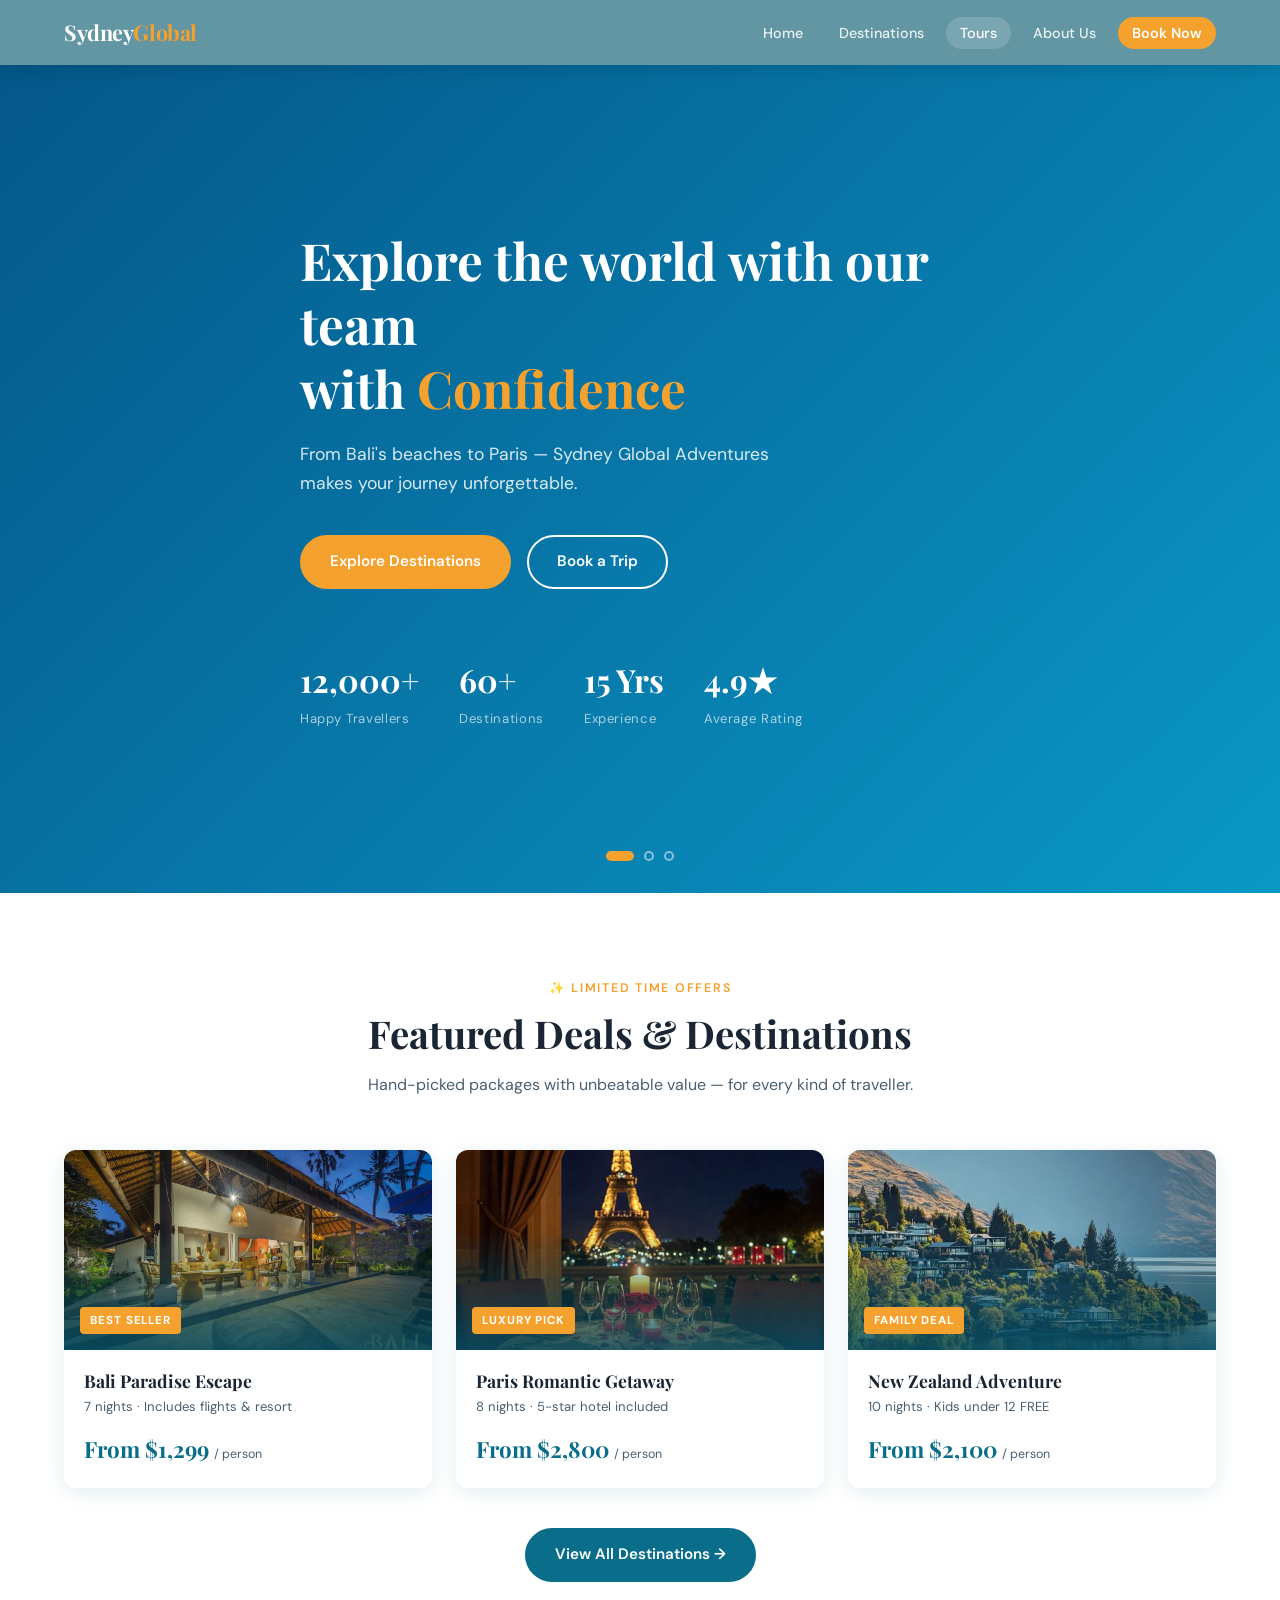
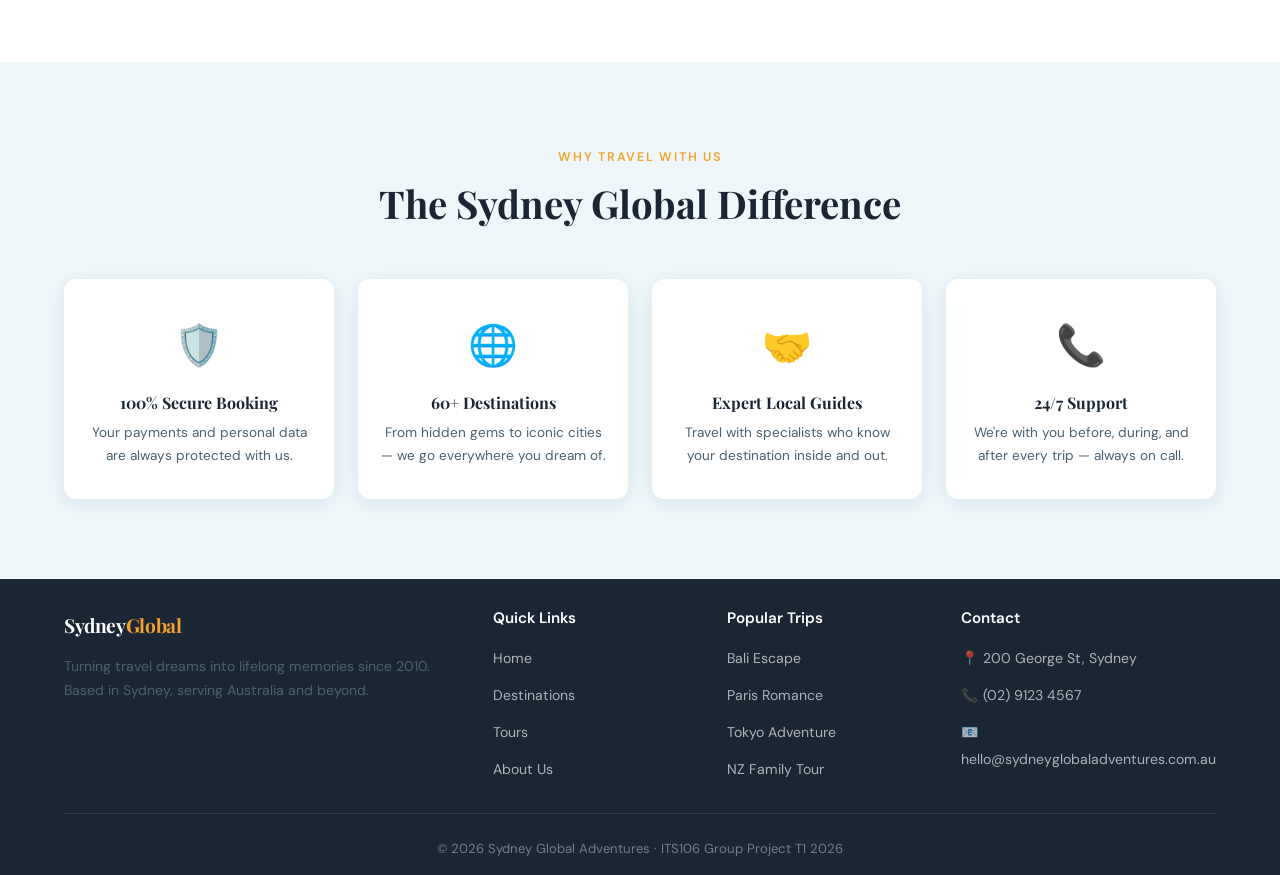
<file: index.html>
<!DOCTYPE html>
<html lang="en">
<head>
  <meta charset="UTF-8" />
  <meta name="viewport" content="width=device-width, initial-scale=1.0" />
  <title>Sydney Global Adventures</title>
  <link rel="stylesheet" href="css/style.css" />
  <style>
    
    .hero {
      position: relative;
      min-height: 92vh;
      display: flex;
      align-items: center;
      overflow: hidden;
      background: linear-gradient(135deg, #064f65 0%, #0a6e8a 50%, #0d8fac 100%);
    }
    .hero-slides {
      position: absolute;
      inset: 0;
      z-index: 0;
    }
    .hero-slide {
      position: absolute;
      inset: 0;
      background-size: cover;
      background-position: center;
      opacity: 0;
      transition: opacity 1.2s ease;
    }
    .hero-slide.active { opacity: 0.35; }
    .hero-slide:nth-child(1) { background: linear-gradient(135deg, #06c, #03a9f4); }
    .hero-slide:nth-child(2) { background: linear-gradient(135deg, #f093fb, #f5576c); }
    .hero-slide:nth-child(3) { background: linear-gradient(135deg, #4facfe, #00f2fe); }

    .hero-content {
      position: relative;
      z-index: 1;
      max-width: var(--max-width);
      margin: 0 auto;
      padding: 0 24px;
      color: var(--white);
    }
    
    .hero h1 {
      color: var(--white);
      max-width: 680px;
      margin-bottom: 20px;
      animation: fadeUp 0.7s 0.1s ease both;
    }
    .hero h1 span { color: var(--accent); }
    .hero p {
      color: rgba(255,255,255,0.85);
      font-size: 1.1rem;
      max-width: 520px;
      margin-bottom: 36px;
      animation: fadeUp 0.7s 0.2s ease both;
    }
    .hero-btns {
      display: flex;
      gap: 16px;
      flex-wrap: wrap;
      animation: fadeUp 0.7s 0.3s ease both;
    }
    .hero-stats {
      display: flex;
      gap: 40px;
      margin-top: 64px;
      flex-wrap: wrap;
      animation: fadeUp 0.7s 0.4s ease both;
    }
    .stat-item { text-align: left; }
    .stat-item .num {
      font-family: var(--font-display);
      font-size: 2rem;
      color: var(--white);
      font-weight: 700;
    }
    .stat-item .lbl {
      font-size: 0.82rem;
      color: rgba(255,255,255,0.65);
      letter-spacing: 0.05em;
    }
    .hero-dots {
      position: absolute;
      bottom: 32px;
      left: 50%;
      transform: translateX(-50%);
      display: flex;
      gap: 10px;
      z-index: 2;
    }
    .hero-dots button {
      width: 10px; height: 10px;
      border-radius: 50%;
      border: 2px solid rgba(255,255,255,0.5);
      background: transparent;
      cursor: pointer;
      transition: var(--transition);
      padding: 0;
    }
    .hero-dots button.active {
      background: var(--accent);
      border-color: var(--accent);
      width: 28px;
      border-radius: 5px;
    }


    /* ── FEATURED DEALS ── */
    .deals-grid {
      display: grid;
      grid-template-columns: repeat(3, 1fr);
      gap: 24px;
    }
    .deal-card {
      border-radius: var(--radius);
      overflow: hidden;
      box-shadow: var(--shadow);
      transition: var(--transition);
      cursor: pointer;
    }
    .deal-card:hover { transform: translateY(-6px); box-shadow: 0 16px 40px rgba(10,110,138,0.2); }
    .deal-img {
      height: 200px;
      display: flex;
      align-items: flex-end;
      padding: 16px;
      background-size: cover;
      background-position: center;
      position: relative;
    }
    .deal-img::after {
      content: '';
      position: absolute;
      inset: 0;
      background: linear-gradient(to top, rgba(6,79,101,0.85) 0%, transparent 60%);
    }
    .deal-img .emoji { font-size: 3.5rem; position: absolute; top: 16px; right: 16px; }
    .deal-tag {
      position: relative;
      z-index: 1;
      display: inline-block;
      background: var(--accent);
      color: var(--white);
      font-size: 0.72rem;
      font-weight: 700;
      padding: 4px 10px;
      border-radius: 4px;
      letter-spacing: 0.08em;
      text-transform: uppercase;
    }
    .deal-body { background: var(--white); padding: 20px; }
    .deal-body h3 { font-size: 1.1rem; margin-bottom: 4px; }
    .deal-body .sub { font-size: 0.82rem; color: var(--mid); margin-bottom: 12px; }
    .deal-price { font-family: var(--font-display); font-size: 1.4rem; color: var(--primary); font-weight: 700; }
    .deal-price small { font-family: var(--font-body); font-size: 0.78rem; color: var(--mid); font-weight: 400; }

    /* ── WHY US ── */
    .why-grid {
      display: grid;
      grid-template-columns: repeat(4, 1fr);
      gap: 24px;
    }
    .why-item {
      text-align: center;
      padding: 32px 20px;
      background: var(--white);
      border-radius: var(--radius);
      box-shadow: var(--shadow);
      transition: var(--transition);
    }
    .why-item:hover { transform: translateY(-4px); }
    .why-icon { font-size: 2.5rem; margin-bottom: 14px; }
    .why-item h3 { font-size: 1rem; margin-bottom: 8px; }
    .why-item p { font-size: 0.85rem; }

    /* ── ANIMATIONS ── */
    @keyframes fadeUp {
      from { opacity: 0; transform: translateY(24px); }
      to   { opacity: 1; transform: translateY(0); }
    }
    @keyframes ticker {
      0%   { transform: translateX(0); }
      100% { transform: translateX(-50%); }
    }

    @media (max-width: 1024px) { .why-grid { grid-template-columns: repeat(2,1fr); } .deals-grid { grid-template-columns: repeat(2,1fr); } }
    @media (max-width: 768px)  { .hero-stats { gap: 24px; } .deals-grid { grid-template-columns: 1fr; } .why-grid { grid-template-columns: 1fr 1fr; } }
    @media (max-width: 480px)  { .hero-stats { flex-direction: column; gap: 16px; } .hero-btns { flex-direction: column; } }
  </style>
</head>
<body>

  <!-- ── NAVIGATION ── -->
  <nav class="navbar">
    <div class="container">
      <a class="nav-logo" href="../index.html">Sydney<span>Global</span></a>
      <div class="nav-toggle" id="navToggle"><span></span><span></span><span></span></div>
      <ul class="nav-links" id="navLinks">
        <li><a href="../index.html">Home</a></li>
        <li><a href="pages/destinations.html">Destinations</a></li>
        <li><a href="pages/tours.html" class="active">Tours</a></li>
        <li><a href="pages/about.html">About Us</a></li>
        <li><a href="pages/contact.html" class="nav-cta">Book Now</a></li>
      </ul>
    </div>
  </nav>


  <!-- ── HERO ── -->
  <section class="hero">
    <div class="hero-slides">
      <div class="hero-slide active"></div>
      <div class="hero-slide"></div>
      <div class="hero-slide"></div>
    </div>
    <div class="hero-content">
      <h1>Explore the world with our team<br>with <span>Confidence</span></h1>
      <p>From Bali's beaches to Paris — Sydney Global Adventures makes your journey unforgettable.</p>
      <div class="hero-btns">
        <a href="pages/destinations.html" class="btn btn-primary">Explore Destinations</a>
        <a href="pages/contact.html" class="btn btn-outline">Book a Trip</a>
      </div>
      <div class="hero-stats">
        <div class="stat-item"><div class="num">12,000+</div><div class="lbl">Happy Travellers</div></div>
        <div class="stat-item"><div class="num">60+</div><div class="lbl">Destinations</div></div>
        <div class="stat-item"><div class="num">15 Yrs</div><div class="lbl">Experience</div></div>
        <div class="stat-item"><div class="num">4.9★</div><div class="lbl">Average Rating</div></div>
      </div>
    </div>
    <div class="hero-dots">
      <button class="active" data-slide="0"></button>
      <button data-slide="1"></button>
      <button data-slide="2"></button>
    </div>
  </section>


  <!-- ── FEATURED DEALS ── -->
  <section class="section">
    <div class="container">
      <div class="section-header">
        <div class="label">✨ Limited Time Offers</div>
        <h2>Featured Deals & Destinations</h2>
        <p>Hand-picked packages with unbeatable value — for every kind of traveller.</p>
      </div>
      <div class="deals-grid">
        <div class="deal-card">
          <div class="deal-img" style="background-image:url('img/bali.avif'); background-size:cover; background-position:center;">
            
            <div class="deal-tag">Best Seller</div>
          </div>
          <div class="deal-body">
            <h3>Bali Paradise Escape</h3>
            <p class="sub">7 nights · Includes flights & resort</p>
            <div class="deal-price">From $1,299 <small>/ person</small></div>
          </div>
        </div>
        <div class="deal-card">
          <div class="deal-img" style="background-image:url('img/paris.jpg'); background-size:cover; background-position:center;">
            
            <div class="deal-tag">Luxury Pick</div>
          </div>
          <div class="deal-body">
            <h3>Paris Romantic Getaway</h3>
            <p class="sub">8 nights · 5-star hotel included</p>
            <div class="deal-price">From $2,800 <small>/ person</small></div>
          </div>
        </div>
        <div class="deal-card">
          <div class="deal-img" style="background-image:url('img/nz\ adventure.jpg'); background-size:cover; background-position:center;">
            
            <div class="deal-tag">Family Deal</div>
          </div>
          <div class="deal-body">
            <h3>New Zealand Adventure</h3>
            <p class="sub">10 nights · Kids under 12 FREE</p>
            <div class="deal-price">From $2,100 <small>/ person</small></div>
          </div>
        </div>
      </div>
      <div style="text-align:center;margin-top:40px">
        <a href="pages/destinations.html" class="btn btn-teal">View All Destinations →</a>
      </div>
    </div>
  </section>

  <!-- ── WHY CHOOSE US ── -->
  <section class="section section-light">
    <div class="container">
      <div class="section-header">
        <div class="label">Why Travel With Us</div>
        <h2>The Sydney Global Difference</h2>
      </div>
      <div class="why-grid">
        <div class="why-item">
          <div class="why-icon">🛡️</div>
          <h3>100% Secure Booking</h3>
          <p>Your payments and personal data are always protected with us.</p>
        </div>
        <div class="why-item">
          <div class="why-icon">🌐</div>
          <h3>60+ Destinations</h3>
          <p>From hidden gems to iconic cities — we go everywhere you dream of.</p>
        </div>
        <div class="why-item">
          <div class="why-icon">🤝</div>
          <h3>Expert Local Guides</h3>
          <p>Travel with specialists who know your destination inside and out.</p>
        </div>
        <div class="why-item">
          <div class="why-icon">📞</div>
          <h3>24/7 Support</h3>
          <p>We're with you before, during, and after every trip — always on call.</p>
        </div>
      </div>
    </div>
  </section>

  <!-- ── FOOTER ── -->
  <footer class="footer">
    <div class="container">
      <div class="footer-grid">
        <div class="footer-brand">
          <div class="nav-logo">Sydney<span style="color:var(--accent)">Global</span></div>
          <p>Turning travel dreams into lifelong memories since 2010. Based in Sydney, serving Australia and beyond.</p>
        </div>
        <div>
          <h4>Quick Links</h4>
          <ul>
            <li><a href="index.html">Home</a></li>
            <li><a href="pages/destinations.html">Destinations</a></li>
            <li><a href="pages/tours.html">Tours</a></li>
            <li><a href="pages/about.html">About Us</a></li>
          </ul>
        </div>
        <div>
          <h4>Popular Trips</h4>
          <ul>
            <li><a href="#">Bali Escape</a></li>
            <li><a href="#">Paris Romance</a></li>
            <li><a href="#">Tokyo Adventure</a></li>
            <li><a href="#">NZ Family Tour</a></li>
          </ul>
        </div>
        <div>
          <h4>Contact</h4>
          <ul>
            <li><a href="#">📍 200 George St, Sydney</a></li>
            <li><a href="#">📞 (02) 9123 4567</a></li>
            <li><a href="#">📧 hello@sydneyglobaladventures.com.au</a></li>
          </ul>
        </div>
      </div>
      <div class="footer-bottom">
        &copy; 2026 Sydney Global Adventures · ITS106 Group Project T1 2026
      </div>
    </div>
  </footer>

  <script>
    // ── Mobile nav toggle
    document.getElementById('navToggle').addEventListener('click', () => {
      document.getElementById('navLinks').classList.toggle('open');
    });

    // ── Hero slideshow
    const slides = document.querySelectorAll('.hero-slide');
    const dots   = document.querySelectorAll('.hero-dots button');
    let current  = 0;
    let timer;

    function goTo(n) {
      slides[current].classList.remove('active');
      dots[current].classList.remove('active');
      current = (n + slides.length) % slides.length;
      slides[current].classList.add('active');
      dots[current].classList.add('active');
    }

    function autoPlay() {
      timer = setInterval(() => goTo(current + 1), 4500);
    }

    dots.forEach((btn, i) => btn.addEventListener('click', () => {
      clearInterval(timer);
      goTo(i);
      autoPlay();
    }));

    autoPlay();
  </script>
</body>
</html>
</file>
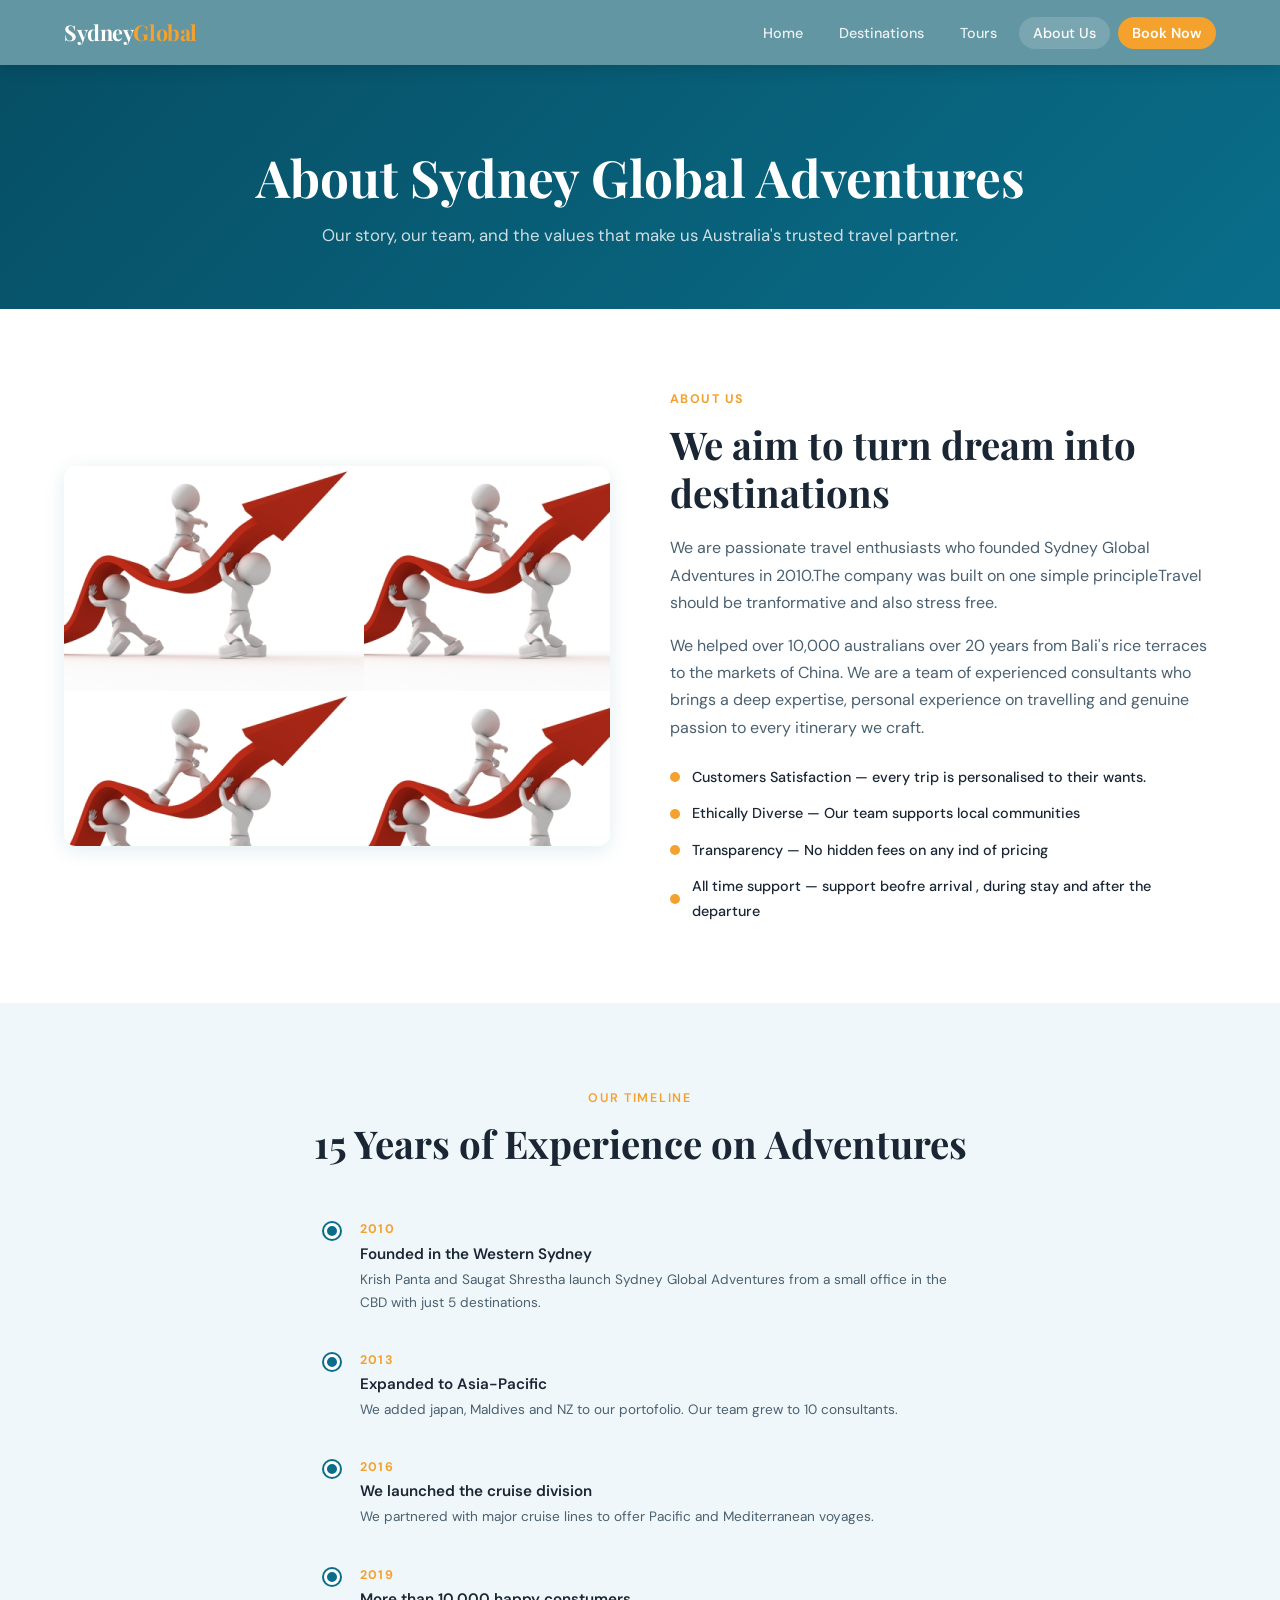
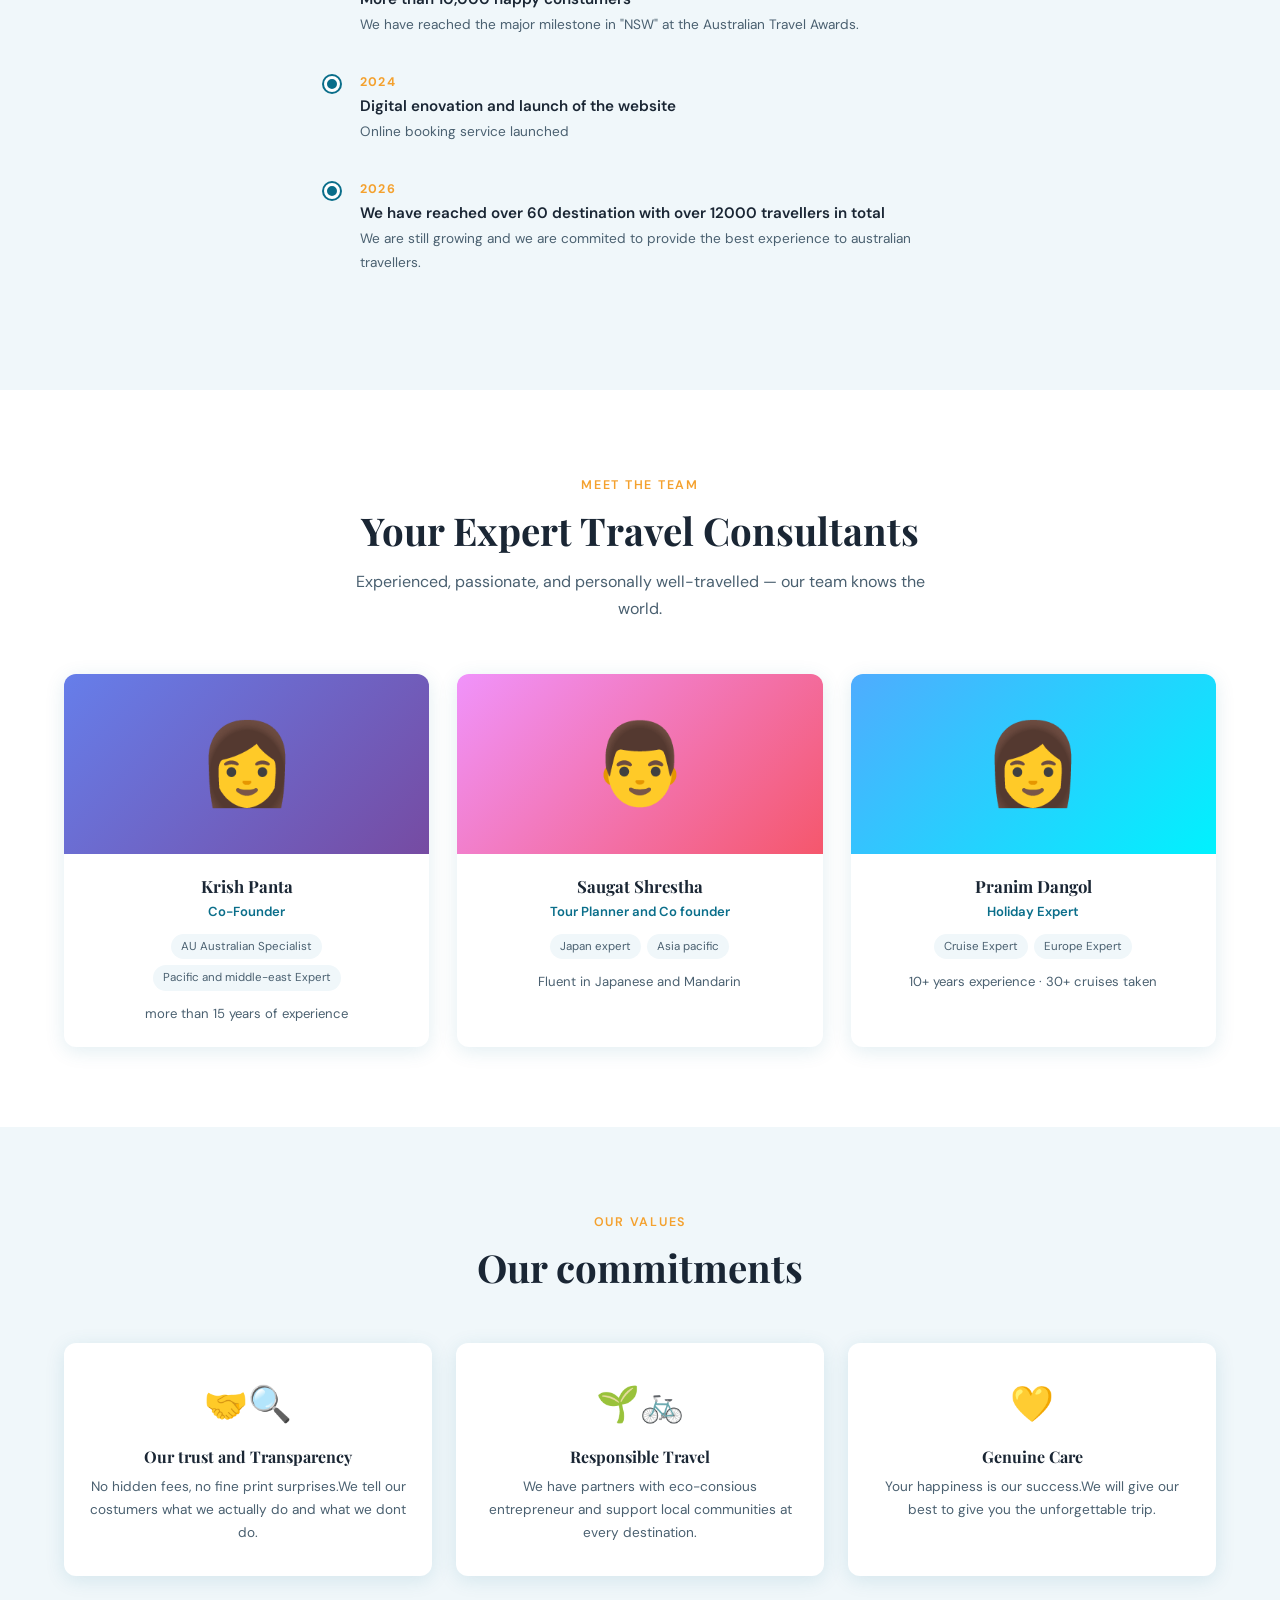
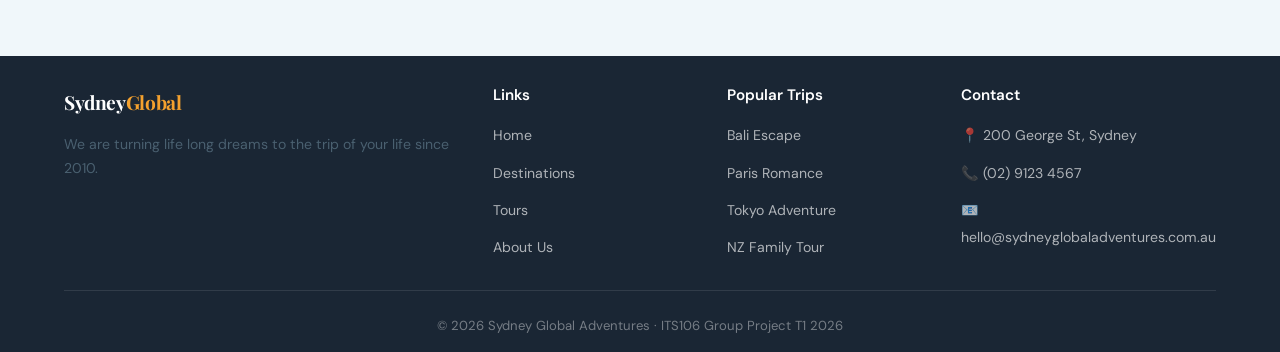
<file: pages/about.html>
<!DOCTYPE html>
<html lang="en">
<head>
  <meta charset="UTF-8" />
  <meta name="viewport" content="width=device-width, initial-scale=1.0" />
  <title>About Us – Sydney Global Adventures</title>
  <link rel="stylesheet" href="../css/style.css" />
  <style>
    .page-hero {
      background: linear-gradient(135deg,#064f65,#0a6e8a);
      color:var(--white);
      padding:80px 0 60px;
      text-align:center;
    }
    .page-hero h1{color:var(--white);margin-bottom:12px;}
    .page-hero p{color:rgba(255,255,255,.8);font-size:1.05rem;}

    /* Mission */
    .mission-block {
      display: grid;
      grid-template-columns: 1fr 1fr;
      gap: 60px;
      align-items: center;
    }
    .mission-visual {
      border-radius: var(--radius);
      background-image: url('../img/about\ us.webp');
      height: 380px;
      display: flex;
      align-items: center;
      justify-content: center;
      font-size: 7rem;
      box-shadow: var(--shadow);
    }
    .mission-text .label { color:var(--accent); font-size:0.78rem; font-weight:700; letter-spacing:0.12em; text-transform:uppercase; margin-bottom:10px; display:block; }
    .mission-text h2 { margin-bottom:18px; }
    .mission-text p { margin-bottom:16px; }
    .values { display:flex; flex-direction:column; gap:12px; margin-top:24px; }
    .value-item { display:flex; align-items:center; gap:12px; font-size:0.9rem; font-weight:500; color:var(--dark); }
    .value-item .dot { width:10px; height:10px; border-radius:50%; background:var(--accent); flex-shrink:0; }

    /* Timeline */
    .timeline { position:relative; padding-left:40px; }
    .timeline::before { content:''; position:absolute; left:8px; top:0; bottom:0; width:2px; background:var(--light); }
    .tl-item { position:relative; margin-bottom:36px; }
    .tl-dot { position:absolute; left:-36px; top:4px; width:16px; height:16px; border-radius:50%; background:var(--primary); border:3px solid var(--white); box-shadow:0 0 0 2px var(--primary); }
    .tl-year { font-size:0.78rem; font-weight:700; color:var(--accent); letter-spacing:0.1em; margin-bottom:4px; }
    .tl-item h4 { font-size:0.95rem; margin-bottom:4px; font-family:var(--font-body); font-weight:600; }
    .tl-item p { font-size:0.85rem; }

    /* Team */
    .team-grid { display:grid; grid-template-columns:repeat(3,1fr); gap:28px; }
    .team-card {
      background:var(--white);
      border-radius:var(--radius);
      overflow:hidden;
      box-shadow:var(--shadow);
      text-align:center;
      transition:var(--transition);
    }
    .team-card:hover { transform:translateY(-5px); box-shadow:0 16px 40px rgba(10,110,138,0.18); }
    .team-avatar {
      height:180px;
      display:flex;
      align-items:center;
      justify-content:center;
      font-size:5rem;
    }
    .team-info { padding:22px; }
    .team-info h3 { font-size:1.05rem; margin-bottom:4px; }
    .team-role { font-size:0.82rem; color:var(--primary); font-weight:600; margin-bottom:10px; }
    .team-tags { display:flex; flex-wrap:wrap; gap:6px; justify-content:center; margin-bottom:12px; }
    .team-tags span { font-size:0.72rem; background:var(--light); color:var(--mid); padding:3px 10px; border-radius:20px; }
    .team-exp { font-size:0.82rem; color:var(--mid); }

    /* Values boxes */
    .values-grid { display:grid; grid-template-columns:repeat(3,1fr); gap:24px; }
    .val-box {
      background:var(--white);
      border-radius:var(--radius);
      padding:32px 24px;
      box-shadow:var(--shadow);
      text-align:center;
    }
    .val-icon { font-size:2.2rem; margin-bottom:12px; }
    .val-box h3 { font-size:1rem; margin-bottom:8px; }
    .val-box p  { font-size:0.85rem; }

    @media(max-width:768px){
      .mission-block { grid-template-columns:1fr; gap:32px; }
      .mission-visual { height:200px; font-size:5rem; }
      .team-grid, .values-grid { grid-template-columns:1fr; }
    }
    @media(max-width:1024px){ .team-grid { grid-template-columns:repeat(2,1fr); } .values-grid { grid-template-columns:repeat(2,1fr); } }
  </style>
</head>
<body>

  <nav class="navbar">
    <div class="container">
      <a class="nav-logo" href="../index.html">Sydney<span>Global</span></a>
      <div class="nav-toggle" id="navToggle"><span></span><span></span><span></span></div>
      <ul class="nav-links" id="navLinks">
        <li><a href="../index.html">Home</a></li>
        <li><a href="destinations.html">Destinations</a></li>
        <li><a href="tours.html">Tours</a></li>
        <li><a href="about.html" class="active">About Us</a></li>
        <li><a href="contact.html" class="nav-cta">Book Now</a></li>
      </ul>
    </div>
  </nav>

  <div class="page-hero">
    <div class="container">
      <h1>About Sydney Global Adventures</h1>
      <p>Our story, our team, and the values that make us Australia's trusted travel partner.</p>
    </div>
  </div>

 <!-- Mission -->
  <section class="section">
    <div class="container">
      <div class="mission-block">
        <div class="mission-visual"></div>
        <div class="mission-text">
          <span class="label">About Us</span>
          <h2>We aim to turn dream into destinations</h2>
          <p>We are passionate travel enthusiasts who founded Sydney Global Adventures in 2010.The company was built on one simple principleTravel should be tranformative and also stress free.</p>
          <p>We helped over 10,000 australians over 20 years from Bali's rice terraces to the markets of China. We are a team of experienced consultants who brings a deep expertise, personal experience on travelling and genuine passion to every itinerary we craft.</p>
          <div class="values">
            <div class="value-item"><div class="dot"></div>Customers Satisfaction  — every trip is personalised to their wants.</div>
            <div class="value-item"><div class="dot"></div>Ethically Diverse — Our team supports local communities </div>
            <div class="value-item"><div class="dot"></div> Transparency — No hidden fees on any ind of pricing</div>
            <div class="value-item"><div class="dot"></div>All time support — support beofre arrival , during stay and after the departure</div>
          </div>
        </div>
      </div>
    </div>
  </section>

   <!-- Timeline -->
  <section class="section section-light">
    <div class="container">
      <div class="section-header">
        <div class="label">Our Timeline</div>
        <h2>15 Years of Experience on Adventures</h2>
      </div>
      <div style="max-width:640px;margin:0 auto">
        <div class="timeline">
          <div class="tl-item">
            <div class="tl-dot"></div>
            <div class="tl-year">2010</div>
            <h4>Founded in the Western Sydney</h4>
            <p>Krish Panta and Saugat Shrestha launch Sydney Global Adventures from a small office in the CBD with just 5 destinations.</p>
          </div>
          <div class="tl-item">
            <div class="tl-dot"></div>
            <div class="tl-year">2013</div>
            <h4>Expanded to Asia-Pacific</h4>
            <p>We added japan, Maldives and NZ to our portofolio. Our team grew to 10 consultants.</p>
          </div>
          <div class="tl-item">
            <div class="tl-dot"></div>
            <div class="tl-year">2016</div>
            <h4>We launched the cruise division</h4>
            <p>We partnered with major cruise lines to offer Pacific and Mediterranean voyages.</p>
          </div>
          <div class="tl-item">
            <div class="tl-dot"></div>
            <div class="tl-year">2019</div>
            <h4>More than 10,000 happy constumers </h4>
            <p>We have reached the major milestone in "NSW" at the Australian Travel Awards.</p>
          </div>
          <div class="tl-item">
            <div class="tl-dot"></div>
            <div class="tl-year">2024</div>
            <h4>Digital enovation and launch of the website</h4>
            <p>Online booking service launched </p>
          </div>
          <div class="tl-item">
            <div class="tl-dot"></div>
            <div class="tl-year">2026</div>
            <h4>We have reached over 60 destination with over 12000 travellers in total</h4>
            <p>We are still growing and we are commited to provide the best experience to australian travellers.</p>
          </div>
        </div>
      </div>
    </div>
  </section>

  <!-- Team -->
  <section class="section">
    <div class="container">
      <div class="section-header">
        <div class="label">Meet the Team</div>
        <h2>Your Expert Travel Consultants</h2>
        <p>Experienced, passionate, and personally well-travelled — our team knows the world.</p>
      </div>
      <div class="team-grid">
        <div class="team-card">
          <div class="team-avatar" style="background:linear-gradient(135deg,#667eea,#764ba2)">👩</div>
          <div class="team-info">
            <h3>Krish Panta</h3>
            <div class="team-role">Co-Founder</div>
            <div class="team-tags">
              <span>AU Australian Specialist</span>
              <span>Pacific and middle-east Expert</span>
            </div>
            <div class="team-exp">more than 15 years of experience</div>
          </div>
        </div>
        <div class="team-card">
          <div class="team-avatar" style="background:linear-gradient(135deg,#f093fb,#f5576c)">👨</div>
          <div class="team-info">
            <h3>Saugat Shrestha</h3>
            <div class="team-role">Tour Planner and Co founder</div>
            <div class="team-tags">
              <span>Japan expert</span>
              <span>Asia pacific</span>
            </div>
            <div class="team-exp">Fluent in Japanese and Mandarin</div>
          </div>
        </div>
        <div class="team-card">
          <div class="team-avatar" style="background:linear-gradient(135deg,#4facfe,#00f2fe)">👩</div>
          <div class="team-info">
            <h3>Pranim Dangol</h3>
            <div class="team-role">Holiday Expert</div>
            <div class="team-tags">
              <span>Cruise Expert</span>
              <span>Europe Expert</span>
            </div>
            <div class="team-exp">10+ years experience · 30+ cruises taken </div>
          </div>
        </div>
    </div>
  </section>

  <!-- Values -->
  <section class="section section-light">
    <div class="container">
      <div class="section-header">
        <div class="label">Our Values</div>
        <h2>Our commitments</h2>
      </div>
      <div class="values-grid">
        <div class="val-box">
          <div class="val-icon">🤝🔍</div>
          <h3>Our trust and Transparency</h3>
          <p>No hidden fees, no fine print surprises.We tell our costumers what we actually do and what we dont do.</p>
        </div>
        <div class="val-box">
          <div class="val-icon">🌱🚲</div>
          <h3>Responsible Travel</h3>
          <p>We have partners with eco-consious entrepreneur and support local communities at every destination.</p>
        </div>
        <div class="val-box">
          <div class="val-icon">💛</div>
          <h3>Genuine Care</h3>
          <p>Your happiness is our success.We will give our best to give you the unforgettable trip. </p>
        </div>
      </div>
    </div>
  </section>

  <footer class="footer">
    <div class="container">
      <div class="footer-grid">
        <div class="footer-brand">
          <div class="nav-logo">Sydney<span style="color:var(--accent)">Global</span></div>
          <p>We are turning life long dreams to the trip of your life since 2010.</p>
        </div>
        <div><h4>Links</h4><ul>
          <li><a href="../index.html">Home</a></li>
          <li><a href="destinations.html">Destinations</a></li>
          <li><a href="tours.html">Tours</a></li>
          <li><a href="about.html">About Us</a></li>
        </ul></div>
        <div><h4>Popular Trips</h4><ul>
          <li><a href="#">Bali Escape</a></li>
          <li><a href="#">Paris Romance</a></li>
          <li><a href="#">Tokyo Adventure</a></li>
          <li><a href="#">NZ Family Tour</a></li>
        </ul></div>
        <div><h4>Contact</h4><ul>
          <li><a href="#">📍 200 George St, Sydney</a></li>
          <li><a href="#">📞 (02) 9123 4567</a></li>
          <li><a href="#">📧 hello@sydneyglobaladventures.com.au</a></li>
        </ul></div>
      </div>
      <div class="footer-bottom">&copy; 2026 Sydney Global Adventures · ITS106 Group Project T1 2026</div>
    </div>
  </footer>

  <script>
    document.getElementById('navToggle').addEventListener('click', () => {
      document.getElementById('navLinks').classList.toggle('open');
    });
  </script>
</body>
</html>
</file>
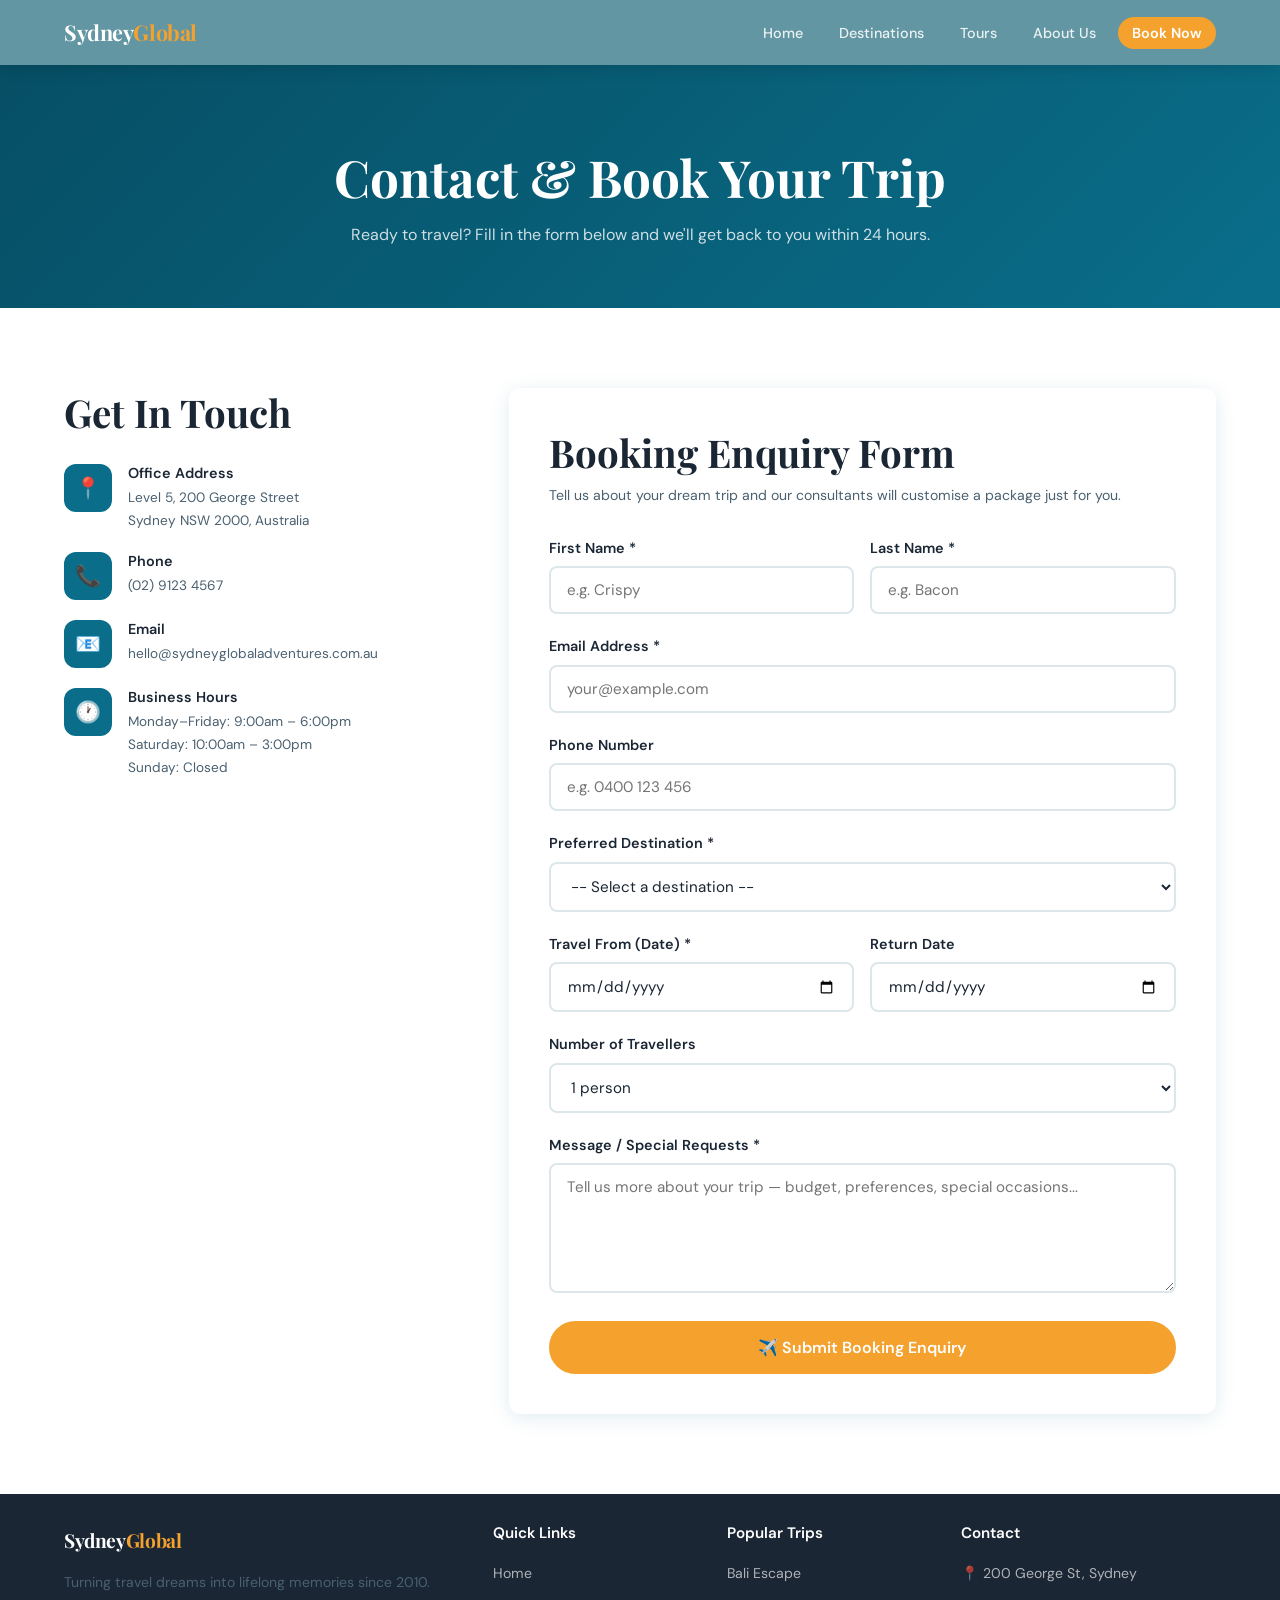
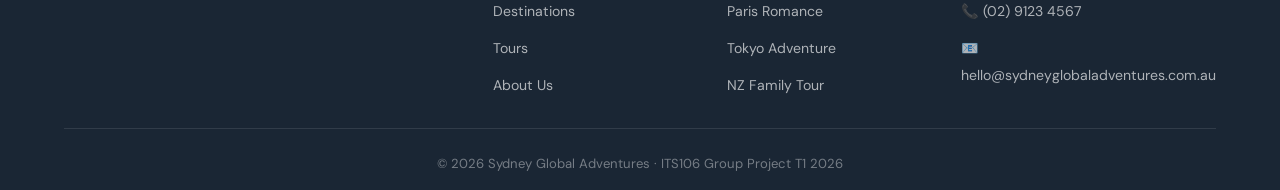
<file: pages/contact.html>
<!DOCTYPE html>
<html lang="en">
<head>
  <meta charset="UTF-8" />
  <meta name="viewport" content="width=device-width, initial-scale=1.0" />
  <title>Contact & Booking – Sydney Global Adventures</title>
  <link rel="stylesheet" href="../css/style.css" />
  <style>
    .page-hero {
      background: linear-gradient(135deg,#064f65,#0a6e8a);
      color:var(--white);
      padding:80px 0 60px;
      text-align:center;
    }
    .page-hero h1{color:var(--white);margin-bottom:12px;}
    .page-hero p{color:rgba(255,255,255,.8);}

    /* Contact Info */
    .contact-grid {
      display: grid;
      grid-template-columns: 1fr 1.8fr;
      gap: 52px;
      align-items: start;
    }
    .contact-info h2 { margin-bottom:28px; }
    .info-items { display:flex; flex-direction:column; gap:20px; margin-bottom:36px; }
    .info-item {
      display: flex;
      gap: 16px;
      align-items: flex-start;
    }
    .info-icon {
      width: 48px; height: 48px;
      background: var(--primary);
      border-radius: 12px;
      display: flex;
      align-items: center;
      justify-content: center;
      font-size: 1.3rem;
      flex-shrink: 0;
    }
    .info-text h4 { font-size:0.9rem; margin-bottom:4px; font-family:var(--font-body); font-weight:600; }
    .info-text p  { font-size:0.85rem; }

    /* Form */
    .booking-form-card {
      background: var(--white);
      border-radius: var(--radius);
      box-shadow: var(--shadow);
      padding: 40px;
    }
    .booking-form-card h2 { margin-bottom:8px; }
    .booking-form-card .sub { font-size:0.88rem; margin-bottom:28px; }

    .form-row {
      display: grid;
      grid-template-columns: 1fr 1fr;
      gap: 16px;
    }

    /* Booking success */
    .success-box {
      display: none;
      background: #e8f7f0;
      border: 2px solid #2ecc71;
      border-radius: var(--radius);
      padding: 28px;
      text-align: center;
      margin-top: 20px;
    }
    .success-box.show { display: block; animation: fadeUp 0.4s ease; }
    .success-box .tick { font-size: 3rem; margin-bottom: 10px; }
    .success-box h3 { color: #1a7a4a; margin-bottom:6px; }
    .success-box p  { font-size: 0.88rem; color: #2d5a3d; }

    /* Submissions list */
    .submissions-section { margin-top: 40px; }
    .submissions-section h3 { margin-bottom: 16px; font-size: 1rem; font-family:var(--font-body); font-weight:600; }
    .submission-list { display:flex; flex-direction:column; gap:12px; }
    .submission-item {
      background: var(--light);
      border-radius: 8px;
      padding: 14px 18px;
      font-size: 0.85rem;
      border-left: 3px solid var(--primary);
    }
    .submission-item strong { color:var(--dark); }
    .submission-item .meta { color: var(--mid); margin-top:4px; font-size:0.78rem; }

    /* Map placeholder */
    .map-placeholder {
      background: linear-gradient(135deg,var(--light),#dce9ef);
      border-radius: var(--radius);
      height: 220px;
      display: flex;
      flex-direction: column;
      align-items: center;
      justify-content: center;
      font-size: 3rem;
      margin-top: 28px;
      border: 2px dashed #b0c8d4;
    }
    .map-placeholder p { font-size:0.82rem; color:var(--mid); margin-top:8px; }

    @keyframes fadeUp {
      from{opacity:0;transform:translateY(16px);}
      to{opacity:1;transform:translateY(0);}
    }

    @media(max-width:768px){
      .contact-grid { grid-template-columns:1fr; }
      .form-row { grid-template-columns:1fr; }
      .booking-form-card { padding:24px; }
    }
  </style>
</head>
<body>

  <nav class="navbar">
    <div class="container">
      <a class="nav-logo" href="../index.html">Sydney<span>Global</span></a>
      <div class="nav-toggle" id="navToggle"><span></span><span></span><span></span></div>
      <ul class="nav-links" id="navLinks">
        <li><a href="../index.html">Home</a></li>
        <li><a href="destinations.html">Destinations</a></li>
        <li><a href="tours.html">Tours</a></li>
        <li><a href="about.html">About Us</a></li>
        <li><a href="contact.html" class="nav-cta active">Book Now</a></li>
      </ul>
    </div>
  </nav>

  <div class="page-hero">
    <div class="container">
      <h1>Contact & Book Your Trip</h1>
      <p>Ready to travel? Fill in the form below and we'll get back to you within 24 hours.</p>
    </div>
  </div>

  <section class="section">
    <div class="container">
      <div class="contact-grid">

        <!-- Left: Contact Info -->
        <div class="contact-info">
          <h2>Get In Touch</h2>
          <div class="info-items">
            <div class="info-item">
              <div class="info-icon">📍</div>
              <div class="info-text">
                <h4>Office Address</h4>
                <p>Level 5, 200 George Street<br>Sydney NSW 2000, Australia</p>
              </div>
            </div>
            <div class="info-item">
              <div class="info-icon">📞</div>
              <div class="info-text">
                <h4>Phone</h4>
                <p>(02) 9123 4567</p>
              </div>
            </div>
            <div class="info-item">
              <div class="info-icon">📧</div>
              <div class="info-text">
                <h4>Email</h4>
                <p>hello@sydneyglobaladventures.com.au</p>
              </div>
            </div>
            <div class="info-item">
              <div class="info-icon">🕐</div>
              <div class="info-text">
                <h4>Business Hours</h4>
                <p>Monday–Friday: 9:00am – 6:00pm<br>Saturday: 10:00am – 3:00pm<br>Sunday: Closed</p>
              </div>
            </div>
          </div>

          <!-- Map placeholder -->
          <iframe 
  src="https://www.google.com/maps?q=200+George+Street+Sydney+NSW+2000&output=embed" 
  width="100%" 
  height="220" 
  style="border:0; border-radius:12px;" 
  allowfullscreen 
  loading="lazy">
</iframe>
          <!-- To add a real Google Map, replace the above div with:
          <iframe src="https://www.google.com/maps/embed?pb=..." width="100%" height="220" style="border:0;border-radius:12px" allowfullscreen loading="lazy"></iframe>
          -->
        </div>

        <!-- Right: Booking Form -->
        <div class="booking-form-card">
          <h2>Booking Enquiry Form</h2>
          <p class="sub">Tell us about your dream trip and our consultants will customise a package just for you.</p>

          <form id="bookingForm" novalidate>

            <div class="form-row">
              <div class="form-group">
                <label for="firstName">First Name *</label>
                <input type="text" id="firstName" name="firstName" placeholder="e.g. Crispy" />
                <div class="error-msg" id="err-firstName">Please enter your first name.</div>
              </div>
              <div class="form-group">
                <label for="lastName">Last Name *</label>
                <input type="text" id="lastName" name="lastName" placeholder="e.g. Bacon" />
                <div class="error-msg" id="err-lastName">Please enter your last name.</div>
              </div>
            </div>

            <div class="form-group">
              <label for="email">Email Address *</label>
              <input type="email" id="email" name="email" placeholder="your@example.com" />
              <div class="error-msg" id="err-email">Please enter a valid email address.</div>
            </div>

            <div class="form-group">
              <label for="phone">Phone Number</label>
              <input type="tel" id="phone" name="phone" placeholder="e.g. 0400 123 456" />
            </div>

            <div class="form-group">
              <label for="destination">Preferred Destination *</label>
              <select id="destination" name="destination">
                <option value="">-- Select a destination --</option>
                <option>Bali, Indonesia</option>
                <option>Paris, France</option>
                <option>Tokyo, Japan</option>
                <option>New Zealand</option>
                <option>Dubai, UAE</option>
                <option>Maldives</option>
                <option>Other (please specify in message)</option>
              </select>
              <div class="error-msg" id="err-destination">Please select a destination.</div>
            </div>

            <div class="form-row">
              <div class="form-group">
                <label for="travelFrom">Travel From (Date) *</label>
                <input type="date" id="travelFrom" name="travelFrom" />
                <div class="error-msg" id="err-travelFrom">Please select a departure date.</div>
              </div>
              <div class="form-group">
                <label for="travelTo">Return Date</label>
                <input type="date" id="travelTo" name="travelTo" />
              </div>
            </div>

            <div class="form-group">
              <label for="travellers">Number of Travellers</label>
              <select id="travellers" name="travellers">
                <option>1 person</option>
                <option>2 people</option>
                <option>3–4 people</option>
                <option>5–10 people</option>
                <option>10+ people (group)</option>
              </select>
            </div>

            <div class="form-group">
              <label for="message">Message / Special Requests *</label>
              <textarea id="message" name="message" placeholder="Tell us more about your trip — budget, preferences, special occasions..."></textarea>
              <div class="error-msg" id="err-message">Please enter a message (at least 10 characters).</div>
            </div>

            <button type="submit" class="btn btn-primary" style="width:100%;padding:14px;font-size:1rem;">
              ✈️ Submit Booking Enquiry
            </button>

          </form>

          <!-- Success message -->
          <div class="success-box" id="successBox">
            <div class="tick">✅</div>
            <h3>Enquiry Submitted!</h3>
            <p>Thank you! One of our consultants will contact you within 24 hours to discuss your dream trip.</p>
          </div>

          <!-- Submitted Entries Display -->
          <div class="submissions-section" id="submissionsSection" style="display:none">
            <h3>Recent Enquiries (this session)</h3>
            <div class="submission-list" id="submissionList"></div>
          </div>
        </div>

      </div>
    </div>
  </section>

  <footer class="footer">
    <div class="container">
      <div class="footer-grid">
        <div class="footer-brand">
          <div class="nav-logo">Sydney<span style="color:var(--accent)">Global</span></div>
          <p>Turning travel dreams into lifelong memories since 2010.</p>
        </div>
        <div><h4>Quick Links</h4><ul>
          <li><a href="../index.html">Home</a></li>
          <li><a href="destinations.html">Destinations</a></li>
          <li><a href="tours.html">Tours</a></li>
          <li><a href="about.html">About Us</a></li>
        </ul></div>
        <div><h4>Popular Trips</h4><ul>
          <li><a href="#">Bali Escape</a></li>
          <li><a href="#">Paris Romance</a></li>
          <li><a href="#">Tokyo Adventure</a></li>
          <li><a href="#">NZ Family Tour</a></li>
        </ul></div>
        <div><h4>Contact</h4><ul>
          <li><a href="#">📍 200 George St, Sydney</a></li>
          <li><a href="#">📞 (02) 9123 4567</a></li>
          <li><a href="#">📧 hello@sydneyglobaladventures.com.au</a></li>
        </ul></div>
      </div>
      <div class="footer-bottom">&copy; 2026 Sydney Global Adventures · ITS106 Group Project T1 2026</div>
    </div>
  </footer>

  <script>
    // Mobile nav
    document.getElementById('navToggle').addEventListener('click', () => {
      document.getElementById('navLinks').classList.toggle('open');
    });

    // ── FORM VALIDATION & SUBMISSION ──
    const form         = document.getElementById('bookingForm');
    const successBox   = document.getElementById('successBox');
    const subSection   = document.getElementById('submissionsSection');
    const subList      = document.getElementById('submissionList');
    const submissions  = [];

    // Helper: show/hide error
    function setError(fieldId, errId, condition) {
      const field = document.getElementById(fieldId);
      const err   = document.getElementById(errId);
      if (condition) {
        field.classList.add('invalid');
        err.classList.add('visible');
        return false;
      } else {
        field.classList.remove('invalid');
        err.classList.remove('visible');
        return true;
      }
    }

    // Email regex
    function isValidEmail(val) {
      return /^[^\s@]+@[^\s@]+\.[^\s@]+$/.test(val);
    }

    // Validate all fields
    function validate() {
      let ok = true;
      ok = setError('firstName', 'err-firstName', !document.getElementById('firstName').value.trim()) && ok;
      ok = setError('lastName',  'err-lastName',  !document.getElementById('lastName').value.trim())  && ok;
      ok = setError('email',     'err-email',     !isValidEmail(document.getElementById('email').value.trim())) && ok;
      ok = setError('destination','err-destination', !document.getElementById('destination').value)   && ok;
      ok = setError('travelFrom','err-travelFrom', !document.getElementById('travelFrom').value)       && ok;
      ok = setError('message',   'err-message',   document.getElementById('message').value.trim().length < 10)  && ok;
      return ok;
    }

    // Live validation on blur
    ['firstName','lastName','email','destination','travelFrom','message'].forEach(id => {
      const el = document.getElementById(id);
      el.addEventListener('blur', validate);
      el.addEventListener('input', () => {
        el.classList.remove('invalid');
        document.getElementById('err-' + id)?.classList.remove('visible');
      });
    });

    // Submit
    form.addEventListener('submit', function(e) {
      e.preventDefault();
      if (!validate()) return;

      const entry = {
        name:        document.getElementById('firstName').value.trim() + ' ' + document.getElementById('lastName').value.trim(),
        email:       document.getElementById('email').value.trim(),
        destination: document.getElementById('destination').value,
        travelFrom:  document.getElementById('travelFrom').value,
        travellers:  document.getElementById('travellers').value,
        message:     document.getElementById('message').value.trim(),
        time:        new Date().toLocaleString('en-AU')
      };

      submissions.push(entry);

      // Show success
      successBox.classList.add('show');
      form.style.display = 'none';

      // Display submission
      subSection.style.display = 'block';
      const div = document.createElement('div');
      div.className = 'submission-item';
      div.innerHTML = `
        <strong>${entry.name}</strong> — ${entry.destination}<br>
        ✈️ Departing: ${entry.travelFrom} &nbsp;|&nbsp; 👥 ${entry.travellers}
        <div class="meta">📧 ${entry.email} &nbsp;·&nbsp; Submitted: ${entry.time}</div>
      `;
      subList.appendChild(div);
    });
  </script>
</body>
</html>
</file>
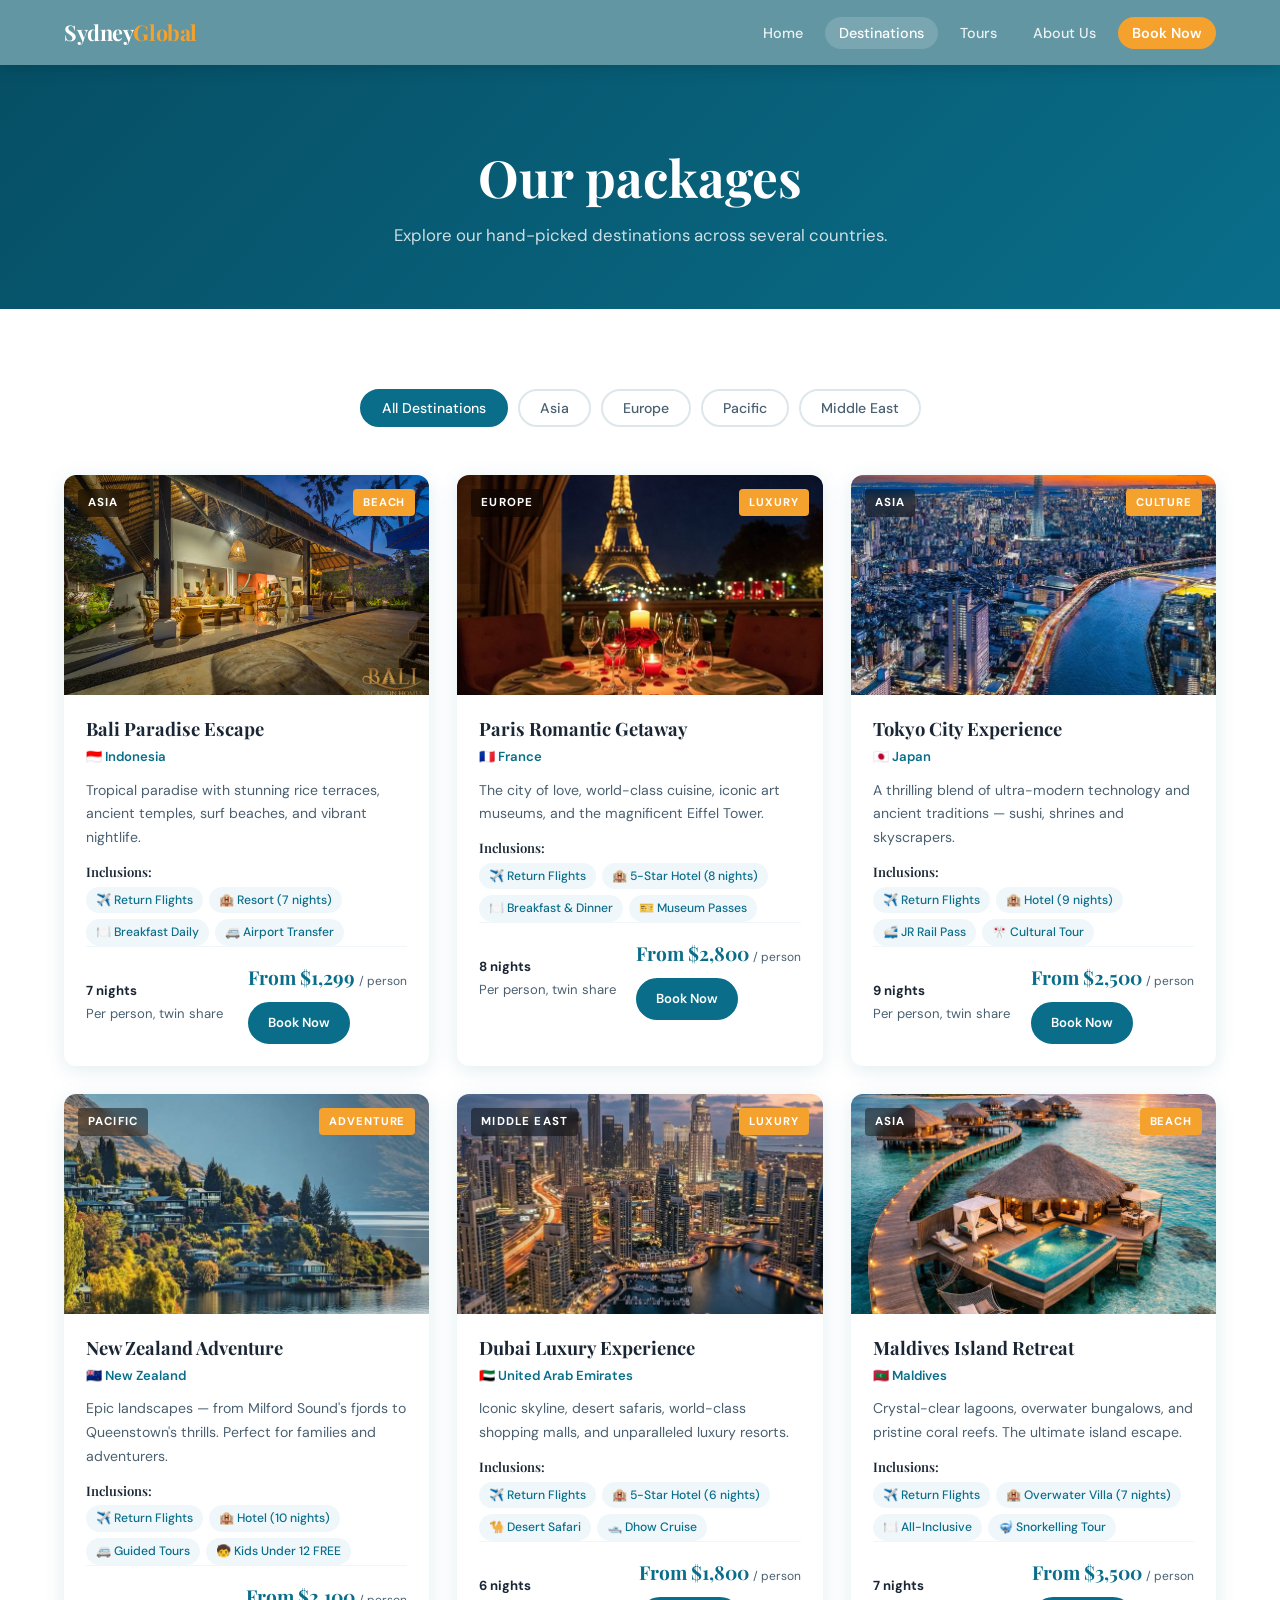
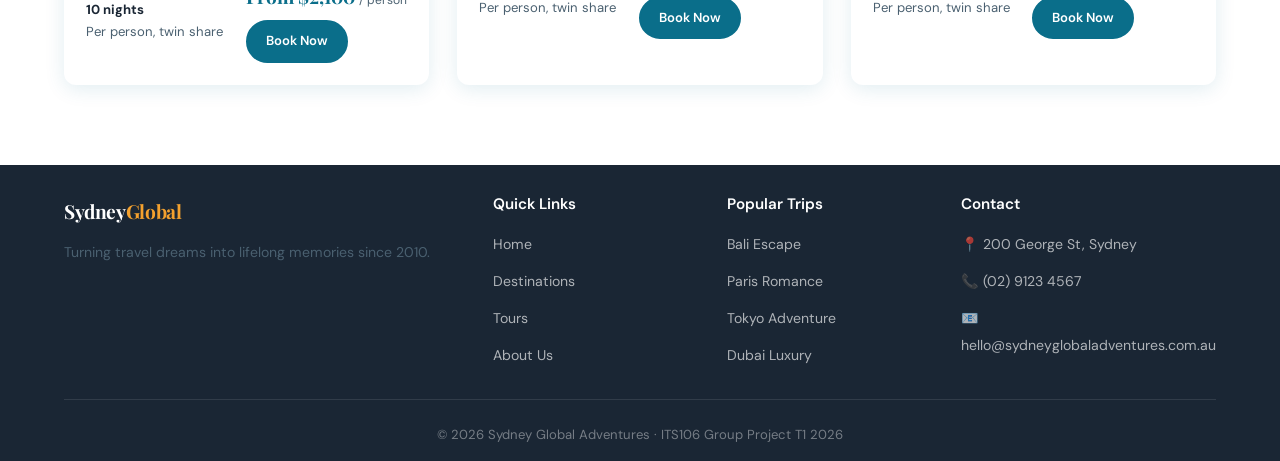
<file: pages/destinations.html>
<!DOCTYPE html>
<html lang="en">
<head>
  <meta charset="UTF-8" />
  <meta name="viewport" content="width=device-width, initial-scale=1.0" />
  <title>Destinations – Sydney Global Adventures</title>
  <link rel="stylesheet" href="../css/style.css" />
  <style>
    .page-hero {
      background: linear-gradient(135deg, var(--primary-dark) 0%, var(--primary) 100%);
      color: var(--white);
      padding: 80px 0 60px;
      text-align: center;
    }
    .page-hero h1 { color: var(--white); margin-bottom: 12px; }
    .page-hero p  { color: rgba(255,255,255,0.8); font-size: 1.05rem; }

    /* Filters */
    .filters {
      display: flex;
      gap: 10px;
      flex-wrap: wrap;
      justify-content: center;
      margin-bottom: 48px;
    }
    .filter-btn {
      padding: 8px 20px;
      border: 2px solid #dde6ea;
      background: var(--white);
      border-radius: 50px;
      font-family: var(--font-body);
      font-size: 0.88rem;
      font-weight: 500;
      cursor: pointer;
      transition: var(--transition);
      color: var(--mid);
    }
    .filter-btn.active, .filter-btn:hover {
      background: var(--primary);
      border-color: var(--primary);
      color: var(--white);
    }

    /* Destination cards */
    .dest-grid {
      display: grid;
      grid-template-columns: repeat(3, 1fr);
      gap: 28px;
    }
    .dest-card {
      border-radius: var(--radius);
      overflow: hidden;
      box-shadow: var(--shadow);
      background: var(--white);
      transition: var(--transition);
    }
    .dest-card:hover { transform: translateY(-6px); box-shadow: 0 16px 40px rgba(10,110,138,0.2); }
    .dest-card[data-hidden="true"] { display: none; }

    .dest-img {
      height: 220px;
      display: flex;
      align-items: center;
      justify-content: center;
      font-size: 4.5rem;
      position: relative;
    }
    .dest-region {
      position: absolute;
      top: 14px;
      left: 14px;
      background: rgba(0,0,0,0.45);
      backdrop-filter: blur(4px);
      color: var(--white);
      font-size: 0.72rem;
      font-weight: 700;
      letter-spacing: 0.1em;
      text-transform: uppercase;
      padding: 4px 10px;
      border-radius: 4px;
    }
    .dest-type {
      position: absolute;
      top: 14px;
      right: 14px;
      background: var(--accent);
      color: var(--white);
      font-size: 0.7rem;
      font-weight: 700;
      padding: 4px 10px;
      border-radius: 4px;
      text-transform: uppercase;
      letter-spacing: 0.08em;
    }
    .dest-body { padding: 22px; }
    .dest-body h3 { margin-bottom: 6px; font-size: 1.15rem; }
    .dest-body .country { font-size: 0.82rem; color: var(--primary); font-weight: 600; margin-bottom: 10px; }
    .dest-body p { font-size: 0.88rem; margin-bottom: 14px; }
    .dest-meta {
      display: flex;
      justify-content: space-between;
      align-items: center;
      padding-top: 14px;
      border-top: 1px solid var(--light);
    }
    .dest-meta .info { font-size: 0.82rem; color: var(--mid); }
    .dest-meta .info strong { color: var(--dark); }
    .dest-price { font-family: var(--font-display); color: var(--primary); font-size: 1.2rem; font-weight: 700; }
    .dest-price small { font-family: var(--font-body); font-size: 0.75rem; color: var(--mid); font-weight: 400; }
    .inclusions { margin-top: 12px; }
    .inclusions h4 { font-size: 0.82rem; font-weight: 600; margin-bottom: 6px; color: var(--dark); }
    .inclusions ul { display: flex; flex-wrap: wrap; gap: 6px; }
    .inclusions ul li {
      font-size: 0.76rem;
      background: var(--light);
      color: var(--primary);
      padding: 3px 10px;
      border-radius: 20px;
      font-weight: 500;
    }

    @media (max-width: 1024px) { .dest-grid { grid-template-columns: repeat(2,1fr); } }
    @media (max-width: 640px)  { .dest-grid { grid-template-columns: 1fr; } }
  </style>
</head>
<body>

  <!-- NAV -->
  <nav class="navbar">
    <div class="container">
      <a class="nav-logo" href="../index.html">Sydney<span>Global</span></a>
      <div class="nav-toggle" id="navToggle"><span></span><span></span><span></span></div>
      <ul class="nav-links" id="navLinks">
        <li><a href="../index.html">Home</a></li>
        <li><a href="destinations.html" class="active">Destinations</a></li>
        <li><a href="tours.html">Tours</a></li>
        <li><a href="about.html">About Us</a></li>
        <li><a href="contact.html" class="nav-cta">Book Now</a></li>
      </ul>
    </div>
  </nav>

  <!-- PAGE HERO -->
  <div class="page-hero">
    <div class="container">
      <h1>Our packages</h1>
      <p>Explore our hand-picked destinations across several countries.</p>
    </div>
  </div>

  <!-- DESTINATIONS -->
  <section class="section">
    <div class="container">

      <!-- Filter Buttons -->
      <div class="filters">
        <button class="filter-btn active" data-filter="all">All Destinations</button>
        <button class="filter-btn" data-filter="asia">Asia</button>
        <button class="filter-btn" data-filter="europe">Europe</button>
        <button class="filter-btn" data-filter="pacific">Pacific</button>
        <button class="filter-btn" data-filter="middle-east">Middle East</button>
      </div>

      <div class="dest-grid" id="destGrid">

        <!-- Bali -->
<div class="dest-card" data-region="asia" data-type="beach">
  <div class="dest-img" style="background-image:url('../img/bali.avif'); background-size:cover; background-position:center;">
    
    <div class="dest-region">Asia</div>
    <div class="dest-type">Beach</div>
  </div>
  <div class="dest-body">
    <h3>Bali Paradise Escape</h3>
    <div class="country">🇮🇩 Indonesia</div>
    <p>Tropical paradise with stunning rice terraces, ancient temples, surf beaches, and vibrant nightlife.</p>
    <div class="inclusions">
      <h4>Inclusions:</h4>
      <ul>
        <li>✈️ Return Flights</li>
        <li>🏨 Resort (7 nights)</li>
        <li>🍽️ Breakfast Daily</li>
        <li>🚐 Airport Transfer</li>
      </ul>
    </div>
    <div class="dest-meta">
      <div class="info"><strong>7 nights</strong><br>Per person, twin share</div>
      <div>
        <div class="dest-price">From $1,299 <small>/ person</small></div>
        <a href="contact.html" class="btn btn-teal" style="margin-top:8px;padding:8px 18px;font-size:0.82rem;">Book Now</a>
      </div>
    </div>
  </div>
</div>

<!-- Paris -->
<div class="dest-card" data-region="europe" data-type="culture">
  <div class="dest-img" style="background-image:url('../img/paris.jpg'); background-size:cover; background-position:center;">
    
    <div class="dest-region">Europe</div>
    <div class="dest-type">Luxury</div>
  </div>
  <div class="dest-body">
    <h3>Paris Romantic Getaway</h3>
    <div class="country">🇫🇷 France</div>
    <p>The city of love, world-class cuisine, iconic art museums, and the magnificent Eiffel Tower.</p>
    <div class="inclusions">
      <h4>Inclusions:</h4>
      <ul>
        <li>✈️ Return Flights</li>
        <li>🏨 5-Star Hotel (8 nights)</li>
        <li>🍽️ Breakfast & Dinner</li>
        <li>🎫 Museum Passes</li>
      </ul>
    </div>
    <div class="dest-meta">
      <div class="info"><strong>8 nights</strong><br>Per person, twin share</div>
      <div>
        <div class="dest-price">From $2,800 <small>/ person</small></div>
        <a href="contact.html" class="btn btn-teal" style="margin-top:8px;padding:8px 18px;font-size:0.82rem;">Book Now</a>
      </div>
    </div>
  </div>
</div>

<!-- Tokyo -->
<div class="dest-card" data-region="asia" data-type="culture">
  <div class="dest-img" style="background-image:url('../img/tokyo\ city.jpg'); background-size:cover; background-position:center;">
    
    <div class="dest-region">Asia</div>
    <div class="dest-type">Culture</div>
  </div>
  <div class="dest-body">
    <h3>Tokyo City Experience</h3>
    <div class="country">🇯🇵 Japan</div>
    <p>A thrilling blend of ultra-modern technology and ancient traditions — sushi, shrines and skyscrapers.</p>
    <div class="inclusions">
      <h4>Inclusions:</h4>
      <ul>
        <li>✈️ Return Flights</li>
        <li>🏨 Hotel (9 nights)</li>
        <li>🚅 JR Rail Pass</li>
        <li>🎌 Cultural Tour</li>
      </ul>
    </div>
    <div class="dest-meta">
      <div class="info"><strong>9 nights</strong><br>Per person, twin share</div>
      <div>
        <div class="dest-price">From $2,500 <small>/ person</small></div>
        <a href="contact.html" class="btn btn-teal" style="margin-top:8px;padding:8px 18px;font-size:0.82rem;">Book Now</a>
      </div>
    </div>
  </div>
</div>

<!-- New Zealand -->
<div class="dest-card" data-region="pacific" data-type="adventure">
  <div class="dest-img" style="background-image:url('../img/nz\ adventure.jpg'); background-size:cover; background-position:center;">
    
    <div class="dest-region">Pacific</div>
    <div class="dest-type">Adventure</div>
  </div>
  <div class="dest-body">
    <h3>New Zealand Adventure</h3>
    <div class="country">🇳🇿 New Zealand</div>
    <p>Epic landscapes — from Milford Sound's fjords to Queenstown's thrills. Perfect for families and adventurers.</p>
    <div class="inclusions">
      <h4>Inclusions:</h4>
      <ul>
        <li>✈️ Return Flights</li>
        <li>🏨 Hotel (10 nights)</li>
        <li>🚐 Guided Tours</li>
        <li>🧒 Kids Under 12 FREE</li>
      </ul>
    </div>
    <div class="dest-meta">
      <div class="info"><strong>10 nights</strong><br>Per person, twin share</div>
      <div>
        <div class="dest-price">From $2,100 <small>/ person</small></div>
        <a href="contact.html" class="btn btn-teal" style="margin-top:8px;padding:8px 18px;font-size:0.82rem;">Book Now</a>
      </div>
    </div>
  </div>
</div>

<!-- Dubai -->
<div class="dest-card" data-region="middle-east" data-type="luxury">
  <div class="dest-img" style="background-image:url('../img/dubai.jpg'); background-size:cover; background-position:center;">
    
    <div class="dest-region">Middle East</div>
    <div class="dest-type">Luxury</div>
  </div>
  <div class="dest-body">
    <h3>Dubai Luxury Experience</h3>
    <div class="country">🇦🇪 United Arab Emirates</div>
    <p>Iconic skyline, desert safaris, world-class shopping malls, and unparalleled luxury resorts.</p>
    <div class="inclusions">
      <h4>Inclusions:</h4>
      <ul>
        <li>✈️ Return Flights</li>
        <li>🏨 5-Star Hotel (6 nights)</li>
        <li>🐪 Desert Safari</li>
        <li>🛥️ Dhow Cruise</li>
      </ul>
    </div>
    <div class="dest-meta">
      <div class="info"><strong>6 nights</strong><br>Per person, twin share</div>
      <div>
        <div class="dest-price">From $1,800 <small>/ person</small></div>
        <a href="contact.html" class="btn btn-teal" style="margin-top:8px;padding:8px 18px;font-size:0.82rem;">Book Now</a>
      </div>
    </div>
  </div>
</div>

<!-- Maldives -->
<div class="dest-card" data-region="asia" data-type="beach">
  <div class="dest-img" style="background-image:url('../img/maldives.jpg'); background-size:cover; background-position:center;">
    
    <div class="dest-region">Asia</div>
    <div class="dest-type">Beach</div>
  </div>
  <div class="dest-body">
    <h3>Maldives Island Retreat</h3>
    <div class="country">🇲🇻 Maldives</div>
    <p>Crystal-clear lagoons, overwater bungalows, and pristine coral reefs. The ultimate island escape.</p>
    <div class="inclusions">
      <h4>Inclusions:</h4>
      <ul>
        <li>✈️ Return Flights</li>
        <li>🏨 Overwater Villa (7 nights)</li>
        <li>🍽️ All-Inclusive</li>
        <li>🤿 Snorkelling Tour</li>
      </ul>
    </div>
    <div class="dest-meta">
      <div class="info"><strong>7 nights</strong><br>Per person, twin share</div>
      <div>
        <div class="dest-price">From $3,500 <small>/ person</small></div>
        <a href="contact.html" class="btn btn-teal" style="margin-top:8px;padding:8px 18px;font-size:0.82rem;">Book Now</a>
      </div>
    </div>
  </div>
</div>

</div><!-- /dest-grid -->
</div>
</section>

  <!-- FOOTER -->
  <footer class="footer">
    <div class="container">
      <div class="footer-grid">
        <div class="footer-brand">
          <div class="nav-logo">Sydney<span style="color:var(--accent)">Global</span></div>
          <p>Turning travel dreams into lifelong memories since 2010.</p>
        </div>
        <div><h4>Quick Links</h4><ul>
          <li><a href="../index.html">Home</a></li>
          <li><a href="destinations.html">Destinations</a></li>
          <li><a href="tours.html">Tours</a></li>
          <li><a href="about.html">About Us</a></li>
        </ul></div>
        <div><h4>Popular Trips</h4><ul>
          <li><a href="#">Bali Escape</a></li>
          <li><a href="#">Paris Romance</a></li>
          <li><a href="#">Tokyo Adventure</a></li>
          <li><a href="#">Dubai Luxury</a></li>
        </ul></div>
        <div><h4>Contact</h4><ul>
          <li><a href="#">📍 200 George St, Sydney</a></li>
          <li><a href="#">📞 (02) 9123 4567</a></li>
          <li><a href="#">📧 hello@sydneyglobaladventures.com.au</a></li>
        </ul></div>
      </div>
      <div class="footer-bottom">&copy; 2026 Sydney Global Adventures · ITS106 Group Project T1 2026</div>
    </div>
  </footer>

  <script>
    // Mobile nav
    document.getElementById('navToggle').addEventListener('click', () => {
      document.getElementById('navLinks').classList.toggle('open');
    });

    // Filter functionality
    const filterBtns = document.querySelectorAll('.filter-btn');
    const cards      = document.querySelectorAll('.dest-card');

    filterBtns.forEach(btn => {
      btn.addEventListener('click', () => {
        filterBtns.forEach(b => b.classList.remove('active'));
        btn.classList.add('active');

        const filter = btn.dataset.filter;
        cards.forEach(card => {
          if (filter === 'all' || card.dataset.region === filter) {
            card.removeAttribute('data-hidden');
            card.style.display = '';
          } else {
            card.style.display = 'none';
          }
        });
      });
    });
  </script>
</body>
</html>
</file>
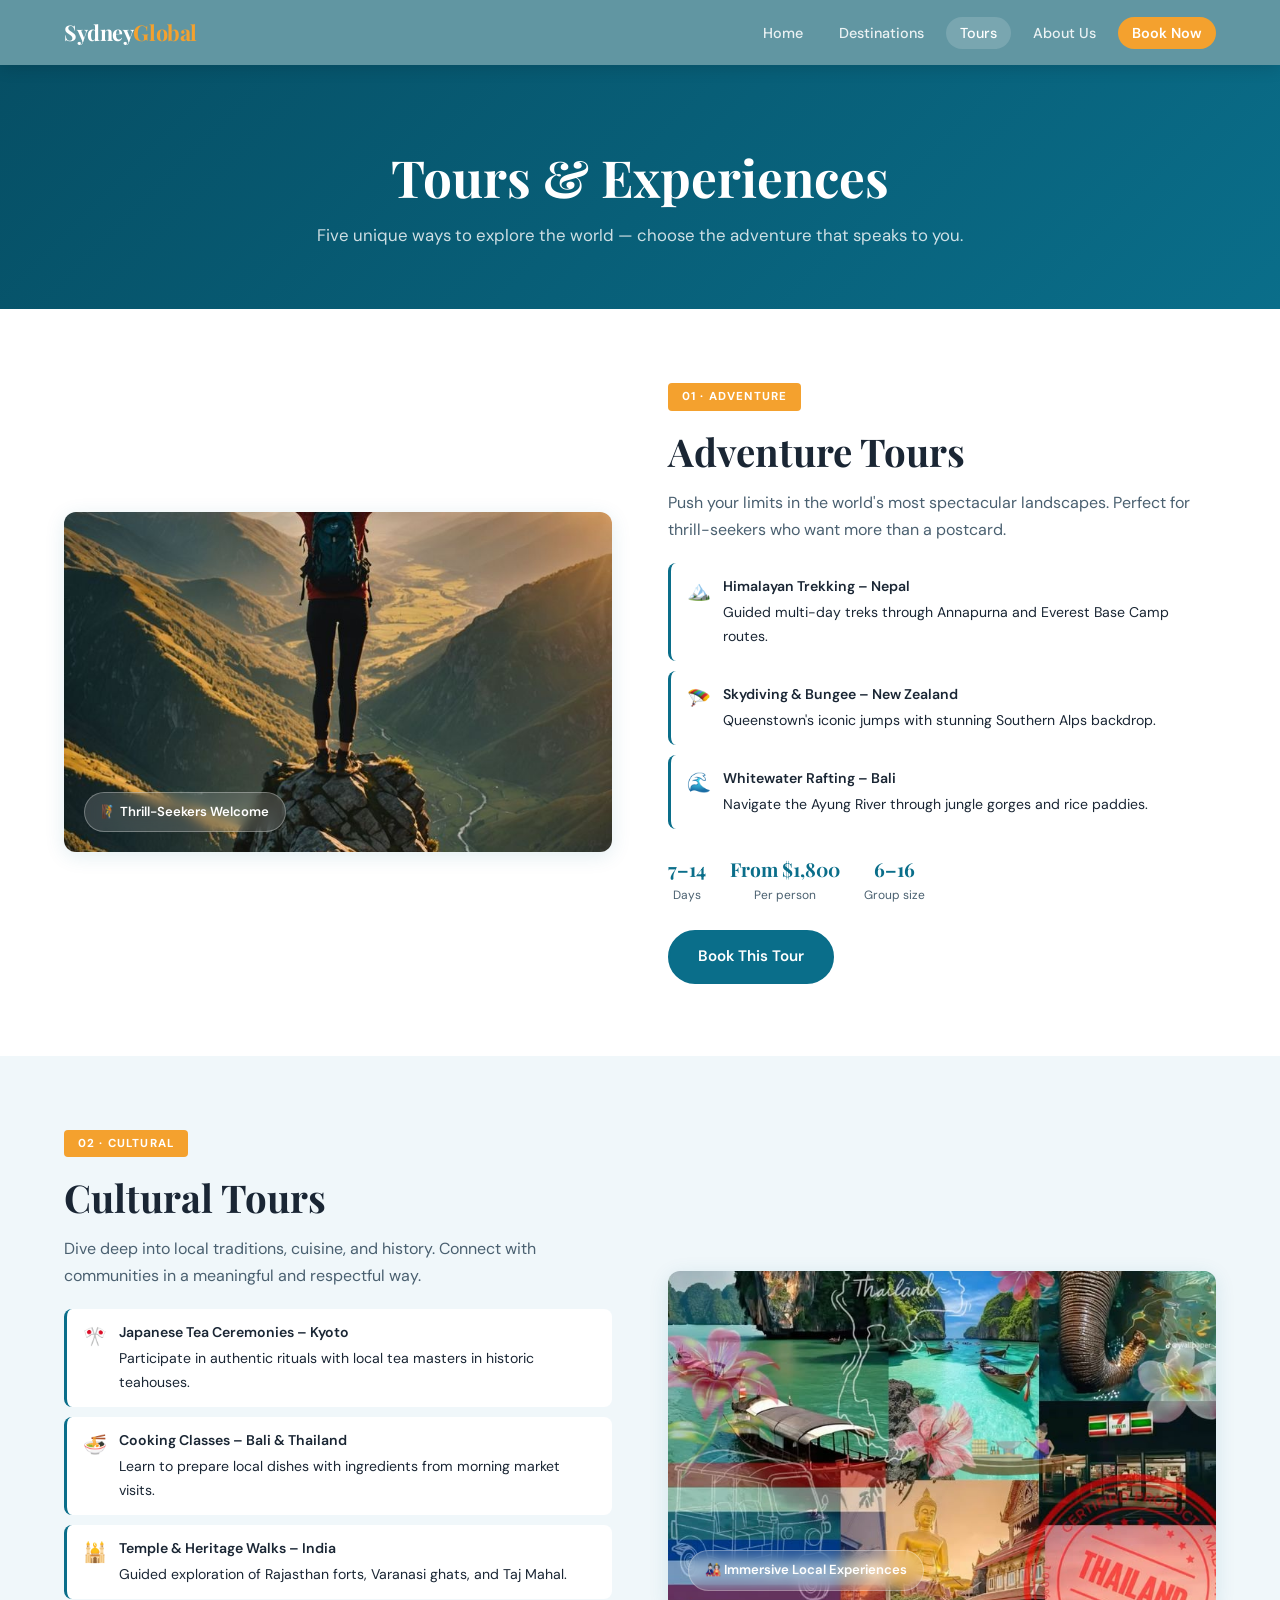
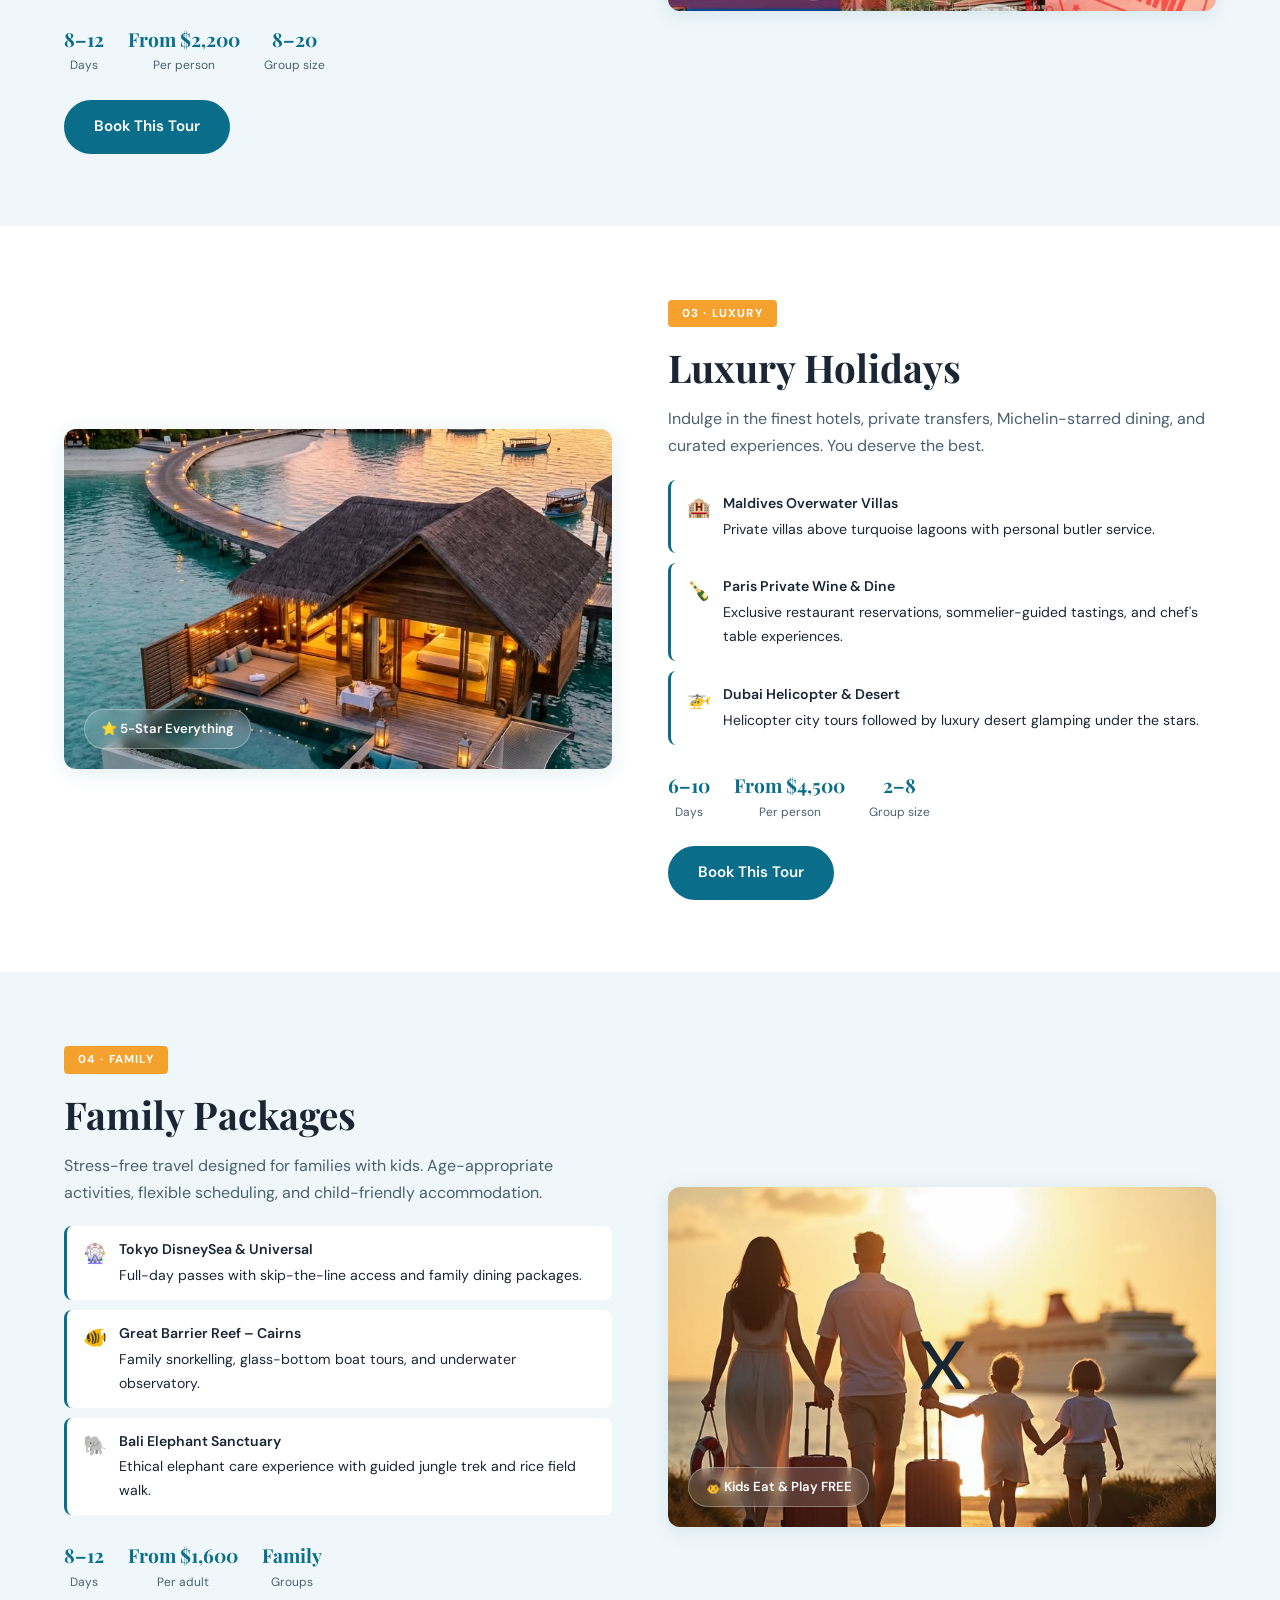
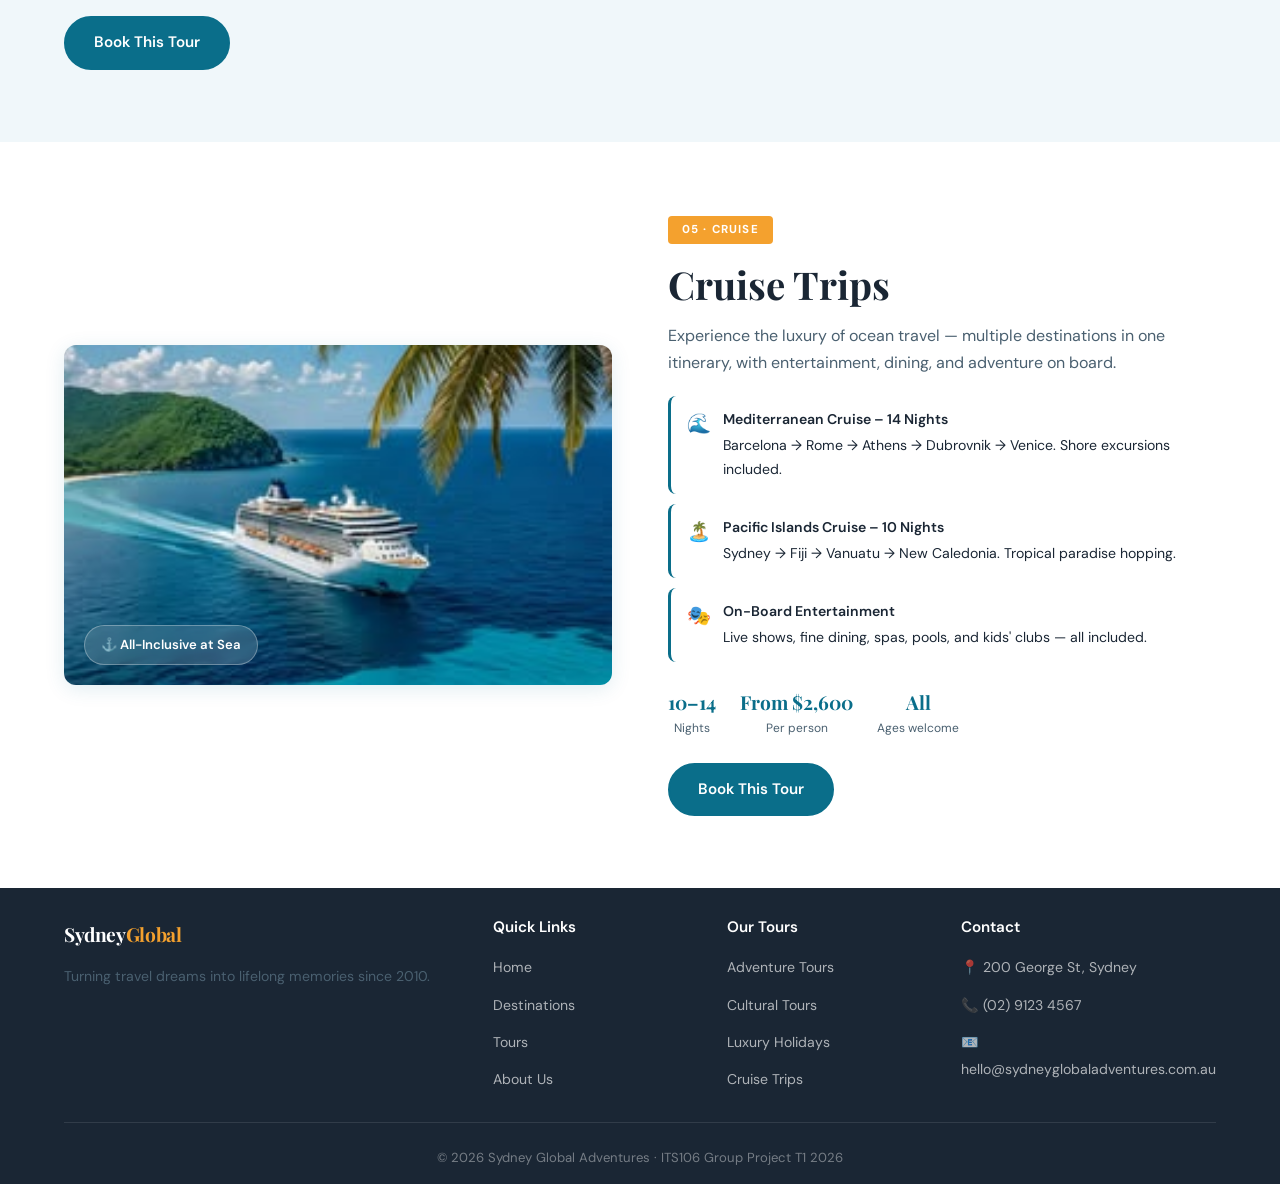
<file: pages/tours.html>
<!DOCTYPE html>
<html lang="en">
<head>
  <meta charset="UTF-8" />
  <meta name="viewport" content="width=device-width, initial-scale=1.0" />
  <title>Tours & Experiences – Sydney Global Adventures</title>
  <link rel="stylesheet" href="../css/style.css" />
  <style>
    .page-hero {
      background: linear-gradient(135deg,#064f65,#0a6e8a);
      color:var(--white);
      padding:80px 0 60px;
      text-align:center;
    }
    .page-hero h1{color:var(--white);margin-bottom:12px;}
    .page-hero p{color:rgba(255,255,255,.8);font-size:1.05rem;}

    /* Tour category cards */
    .tour-section { padding: 72px 0; }
    .tour-section:nth-child(even) { background: var(--light); }

    .tour-block {
      display:grid;
      grid-template-columns:1fr 1fr;
      gap:56px;
      align-items:center;
    }
    .tour-block.reverse { direction: rtl; }
    .tour-block.reverse > * { direction: ltr; }

    .tour-visual {
      border-radius: var(--radius);
      overflow: hidden;
      box-shadow: var(--shadow);
      height: 340px;
      display: flex;
      align-items: center;
      justify-content: center;
      font-size: 6rem;
      position: relative;
    }
    .tour-icon-badge {
      position:absolute;
      bottom:20px; left:20px;
      background:rgba(255,255,255,0.15);
      backdrop-filter:blur(6px);
      border:1px solid rgba(255,255,255,0.3);
      color:var(--white);
      padding:8px 16px;
      border-radius:50px;
      font-size:0.82rem;
      font-weight:600;
    }

    .tour-content { }
    .tour-tag {
      display:inline-block;
      background:var(--accent);
      color:var(--white);
      font-size:0.72rem;
      font-weight:700;
      letter-spacing:0.1em;
      text-transform:uppercase;
      padding:4px 14px;
      border-radius:4px;
      margin-bottom:16px;
    }
    .tour-content h2 { margin-bottom:14px; }
    .tour-content p  { margin-bottom:20px; }

    .highlights {
      display:flex;
      flex-direction:column;
      gap:10px;
      margin-bottom:24px;
    }
    .highlight-item {
      display:flex;
      align-items:flex-start;
      gap:12px;
      background:var(--white);
      padding:12px 16px;
      border-radius:8px;
      border-left:3px solid var(--primary);
    }
    .tour-section:nth-child(even) .highlight-item {
      background: var(--white);
    }
    .hi-icon { font-size:1.2rem; flex-shrink:0; }
    .hi-text { font-size:0.88rem; color:var(--dark); }
    .hi-text strong { display:block; font-weight:600; margin-bottom:2px; }

    .tour-meta {
      display:flex;
      gap:24px;
      margin-top:8px;
    }
    .tour-meta-item { text-align:center; }
    .tour-meta-item .val {
      font-family:var(--font-display);
      font-size:1.2rem;
      color:var(--primary);
      font-weight:700;
    }
    .tour-meta-item .key { font-size:0.75rem; color:var(--mid); }

    @media(max-width:768px){
      .tour-block, .tour-block.reverse { grid-template-columns:1fr; direction:ltr; gap:28px; }
      .tour-visual { height:220px; font-size:4rem; }
    }
  </style>
</head>
<body>

  <nav class="navbar">
    <div class="container">
      <a class="nav-logo" href="../index.html">Sydney<span>Global</span></a>
      <div class="nav-toggle" id="navToggle"><span></span><span></span><span></span></div>
      <ul class="nav-links" id="navLinks">
        <li><a href="../index.html">Home</a></li>
        <li><a href="destinations.html">Destinations</a></li>
        <li><a href="tours.html" class="active">Tours</a></li>
        <li><a href="about.html">About Us</a></li>
        <li><a href="contact.html" class="nav-cta">Book Now</a></li>
      </ul>
    </div>
  </nav>

  <div class="page-hero">
    <div class="container">
      <h1>Tours & Experiences</h1>
      <p>Five unique ways to explore the world — choose the adventure that speaks to you.</p>
    </div>
  </div>

  <!-- 1. Adventure Tours -->
  <section class="tour-section">
    <div class="container">
      <div class="tour-block">
        <div class="tour-visual" style="background-image:url('../img/adventure.jpg'); background-size:cover; background-position:center;">
          
          <div class="tour-icon-badge">🧗 Thrill-Seekers Welcome</div>
        </div>
        <div class="tour-content">
          <div class="tour-tag">01 · Adventure</div>
          <h2>Adventure Tours</h2>
          <p>Push your limits in the world's most spectacular landscapes. Perfect for thrill-seekers who want more than a postcard.</p>
          <div class="highlights">
            <div class="highlight-item">
              <div class="hi-icon">🏔️</div>
              <div class="hi-text"><strong>Himalayan Trekking – Nepal</strong>Guided multi-day treks through Annapurna and Everest Base Camp routes.</div>
            </div>
            <div class="highlight-item">
              <div class="hi-icon">🪂</div>
              <div class="hi-text"><strong>Skydiving & Bungee – New Zealand</strong>Queenstown's iconic jumps with stunning Southern Alps backdrop.</div>
            </div>
            <div class="highlight-item">
              <div class="hi-icon">🌊</div>
              <div class="hi-text"><strong>Whitewater Rafting – Bali</strong>Navigate the Ayung River through jungle gorges and rice paddies.</div>
            </div>
          </div>
          <div class="tour-meta">
            <div class="tour-meta-item"><div class="val">7–14</div><div class="key">Days</div></div>
            <div class="tour-meta-item"><div class="val">From $1,800</div><div class="key">Per person</div></div>
            <div class="tour-meta-item"><div class="val">6–16</div><div class="key">Group size</div></div>
          </div>
          <a href="contact.html" class="btn btn-teal" style="margin-top:24px">Book This Tour</a>
        </div>
      </div>
    </div>
  </section>

  <!-- 2. Cultural Tours -->
  <section class="tour-section">
    <div class="container">
      <div class="tour-block reverse">
        <div class="tour-visual" style="background-image:url('../img/cultural.jpg'); background-size:cover; background-position:center;">
          
          <div class="tour-icon-badge">🎎 Immersive Local Experiences</div>
        </div>
        <div class="tour-content">
          <div class="tour-tag">02 · Cultural</div>
          <h2>Cultural Tours</h2>
          <p>Dive deep into local traditions, cuisine, and history. Connect with communities in a meaningful and respectful way.</p>
          <div class="highlights">
            <div class="highlight-item">
              <div class="hi-icon">🎌</div>
              <div class="hi-text"><strong>Japanese Tea Ceremonies – Kyoto</strong>Participate in authentic rituals with local tea masters in historic teahouses.</div>
            </div>
            <div class="highlight-item">
              <div class="hi-icon">🍜</div>
              <div class="hi-text"><strong>Cooking Classes – Bali & Thailand</strong>Learn to prepare local dishes with ingredients from morning market visits.</div>
            </div>
            <div class="highlight-item">
              <div class="hi-icon">🕌</div>
              <div class="hi-text"><strong>Temple & Heritage Walks – India</strong>Guided exploration of Rajasthan forts, Varanasi ghats, and Taj Mahal.</div>
            </div>
          </div>
          <div class="tour-meta">
            <div class="tour-meta-item"><div class="val">8–12</div><div class="key">Days</div></div>
            <div class="tour-meta-item"><div class="val">From $2,200</div><div class="key">Per person</div></div>
            <div class="tour-meta-item"><div class="val">8–20</div><div class="key">Group size</div></div>
          </div>
          <a href="contact.html" class="btn btn-teal" style="margin-top:24px">Book This Tour</a>
        </div>
      </div>
    </div>
  </section>

  <!-- 3. Luxury Holidays -->
  <section class="tour-section">
    <div class="container">
      <div class="tour-block">
        <div class="tour-visual" style="background-image:url('../img/luxury.jpg'); background-size:cover; background-position:center;">
          
          <div class="tour-icon-badge">⭐ 5-Star Everything</div>
        </div>
        <div class="tour-content">
          <div class="tour-tag">03 · Luxury</div>
          <h2>Luxury Holidays</h2>
          <p>Indulge in the finest hotels, private transfers, Michelin-starred dining, and curated experiences. You deserve the best.</p>
          <div class="highlights">
            <div class="highlight-item">
              <div class="hi-icon">🏨</div>
              <div class="hi-text"><strong>Maldives Overwater Villas</strong>Private villas above turquoise lagoons with personal butler service.</div>
            </div>
            <div class="highlight-item">
              <div class="hi-icon">🍾</div>
              <div class="hi-text"><strong>Paris Private Wine & Dine</strong>Exclusive restaurant reservations, sommelier-guided tastings, and chef's table experiences.</div>
            </div>
            <div class="highlight-item">
              <div class="hi-icon">🚁</div>
              <div class="hi-text"><strong>Dubai Helicopter & Desert</strong>Helicopter city tours followed by luxury desert glamping under the stars.</div>
            </div>
          </div>
          <div class="tour-meta">
            <div class="tour-meta-item"><div class="val">6–10</div><div class="key">Days</div></div>
            <div class="tour-meta-item"><div class="val">From $4,500</div><div class="key">Per person</div></div>
            <div class="tour-meta-item"><div class="val">2–8</div><div class="key">Group size</div></div>
          </div>
          <a href="contact.html" class="btn btn-teal" style="margin-top:24px">Book This Tour</a>
        </div>
      </div>
    </div>
  </section>

  <!-- 4. Family Packages -->
  <section class="tour-section">
    <div class="container">
      <div class="tour-block reverse">
        <div class="tour-visual" style="background-image:url('../img/family.jpg'); background-size:cover; background-position:center;">
          x
          <div class="tour-icon-badge">🧒 Kids Eat & Play FREE</div>
        </div>
        <div class="tour-content">
          <div class="tour-tag">04 · Family</div>
          <h2>Family Packages</h2>
          <p>Stress-free travel designed for families with kids. Age-appropriate activities, flexible scheduling, and child-friendly accommodation.</p>
          <div class="highlights">
            <div class="highlight-item">
              <div class="hi-icon">🎡</div>
              <div class="hi-text"><strong>Tokyo DisneySea & Universal</strong>Full-day passes with skip-the-line access and family dining packages.</div>
            </div>
            <div class="highlight-item">
              <div class="hi-icon">🐠</div>
              <div class="hi-text"><strong>Great Barrier Reef – Cairns</strong>Family snorkelling, glass-bottom boat tours, and underwater observatory.</div>
            </div>
            <div class="highlight-item">
              <div class="hi-icon">🐘</div>
              <div class="hi-text"><strong>Bali Elephant Sanctuary</strong>Ethical elephant care experience with guided jungle trek and rice field walk.</div>
            </div>
          </div>
          <div class="tour-meta">
            <div class="tour-meta-item"><div class="val">8–12</div><div class="key">Days</div></div>
            <div class="tour-meta-item"><div class="val">From $1,600</div><div class="key">Per adult</div></div>
            <div class="tour-meta-item"><div class="val">Family</div><div class="key">Groups</div></div>
          </div>
          <a href="contact.html" class="btn btn-teal" style="margin-top:24px">Book This Tour</a>
        </div>
      </div>
    </div>
  </section>

  <!-- 5. Cruise Trips -->
  <section class="tour-section">
    <div class="container">
      <div class="tour-block">
        <div class="tour-visual" style="background-image:url('../img/cruise.jpg'); background-size:cover; background-position:center;">
          
          <div class="tour-icon-badge">⚓ All-Inclusive at Sea</div>
        </div>
        <div class="tour-content">
          <div class="tour-tag">05 · Cruise</div>
          <h2>Cruise Trips</h2>
          <p>Experience the luxury of ocean travel — multiple destinations in one itinerary, with entertainment, dining, and adventure on board.</p>
          <div class="highlights">
            <div class="highlight-item">
              <div class="hi-icon">🌊</div>
              <div class="hi-text"><strong>Mediterranean Cruise – 14 Nights</strong>Barcelona → Rome → Athens → Dubrovnik → Venice. Shore excursions included.</div>
            </div>
            <div class="highlight-item">
              <div class="hi-icon">🏝️</div>
              <div class="hi-text"><strong>Pacific Islands Cruise – 10 Nights</strong>Sydney → Fiji → Vanuatu → New Caledonia. Tropical paradise hopping.</div>
            </div>
            <div class="highlight-item">
              <div class="hi-icon">🎭</div>
              <div class="hi-text"><strong>On-Board Entertainment</strong>Live shows, fine dining, spas, pools, and kids' clubs — all included.</div>
            </div>
          </div>
          <div class="tour-meta">
            <div class="tour-meta-item"><div class="val">10–14</div><div class="key">Nights</div></div>
            <div class="tour-meta-item"><div class="val">From $2,600</div><div class="key">Per person</div></div>
            <div class="tour-meta-item"><div class="val">All</div><div class="key">Ages welcome</div></div>
          </div>
          <a href="contact.html" class="btn btn-teal" style="margin-top:24px">Book This Tour</a>
        </div>
      </div>
    </div>
  </section>

  <footer class="footer">
    <div class="container">
      <div class="footer-grid">
        <div class="footer-brand">
          <div class="nav-logo">Sydney<span style="color:var(--accent)">Global</span></div>
          <p>Turning travel dreams into lifelong memories since 2010.</p>
        </div>
        <div><h4>Quick Links</h4><ul>
          <li><a href="../index.html">Home</a></li>
          <li><a href="destinations.html">Destinations</a></li>
          <li><a href="tours.html">Tours</a></li>
          <li><a href="about.html">About Us</a></li>
        </ul></div>
        <div><h4>Our Tours</h4><ul>
          <li><a href="#">Adventure Tours</a></li>
          <li><a href="#">Cultural Tours</a></li>
          <li><a href="#">Luxury Holidays</a></li>
          <li><a href="#">Cruise Trips</a></li>
        </ul></div>
        <div><h4>Contact</h4><ul>
          <li><a href="#">📍 200 George St, Sydney</a></li>
          <li><a href="#">📞 (02) 9123 4567</a></li>
          <li><a href="#">📧 hello@sydneyglobaladventures.com.au</a></li>
        </ul></div>
      </div>
      <div class="footer-bottom">&copy; 2026 Sydney Global Adventures · ITS106 Group Project T1 2026</div>
    </div>
  </footer>

  <script>
    document.getElementById('navToggle').addEventListener('click', () => {
      document.getElementById('navLinks').classList.toggle('open');
    });
  </script>
</body>
</html>
</file>
<file: css/style.css>
/* ============================================================
   Sydney Global Adventures — Shared Stylesheet
   ITS106 Group Project T1 2026
   ============================================================ */

/* --- Google Fonts --- */
@import url('https://fonts.googleapis.com/css2?family=Playfair+Display:wght@400;600;700&family=DM+Sans:wght@300;400;500;600&display=swap');

/* --- CSS Variables --- */
:root {
  --primary:     #0a6e8a;   /* deep teal */
  --primary-dark:#064f65;
  --accent:      #f4a12e;   /* warm orange */
  --accent-dark: #d4861a;
  --dark:        #1a2634;
  --mid:         #4a6070;
  --light:       #f0f7fa;
  --white:       #ffffff;
  --card-bg:     #ffffff;
  --shadow:      0 4px 20px rgba(10,110,138,0.12);
  --radius:      12px;
  --font-display:'Playfair Display', serif;
  --font-body:   'DM Sans', sans-serif;
  --transition:  all 0.3s ease;
  --max-width:   1200px;
}

/* --- Reset & Base --- */
*, *::before, *::after { box-sizing: border-box; margin: 0; padding: 0; }

html { scroll-behavior: smooth; }

body {
  font-family: var(--font-body);
  font-size: 16px;
  color: var(--dark);
  background: var(--white);
  line-height: 1.7;
}

img { max-width: 100%; display: block; }
a  { color: inherit; text-decoration: none; }
ul { list-style: none; }

/* --- Typography --- */
h1, h2, h3, h4 {
  font-family: var(--font-display);
  line-height: 1.25;
  color: var(--dark);
}
h1 { font-size: clamp(2rem, 5vw, 3.2rem); }
h2 { font-size: clamp(1.6rem, 3.5vw, 2.4rem); }
h3 { font-size: 1.3rem; }
p  { color: var(--mid); }

/* --- Container ---*/
.container {
  max-width: var(--max-width);
  margin: 0 auto;
  padding: 0 24px;
}

/* --- Buttons ---   */
.btn {
  display: inline-block;
  padding: 12px 28px;
  border-radius: 50px;
  font-family: var(--font-body);
  font-weight: 600;
  font-size: 0.95rem;
  cursor: pointer;
  transition: var(--transition);
  border: 2px solid transparent;
}
.btn-primary {
  background: var(--accent);
  color: var(--white);
  border-color: var(--accent);
}
.btn-primary:hover {
  background: var(--accent-dark);
  border-color: var(--accent-dark);
  transform: translateY(-2px);
  box-shadow: 0 6px 20px rgba(244,161,46,0.35);
}
.btn-outline {
  background: transparent;
  color: var(--white);
  border-color: var(--white);
}
.btn-outline:hover {
  background: var(--white);
  color: var(--primary);
}
.btn-teal {
  background: var(--primary);
  color: var(--white);
  border-color: var(--primary);
}
.btn-teal:hover {
  background: var(--primary-dark);
  transform: translateY(-2px);
  box-shadow: var(--shadow);
}

/* ============================================================
   NAVIGATION BAR (shared across all pages)
   ============================================================ */
.navbar {
  position: sticky;
  top: 0;
  z-index: 100;
  background: rgba(92, 147, 159, 0.97);
  backdrop-filter: blur(8px);
  box-shadow: 0 2px 16px rgba(0,0,0,0.15);
}
.navbar .container {
  display: flex;
  align-items: center;
  justify-content: space-between;
  padding-top: 14px;
  padding-bottom: 14px;
}
.nav-logo {
  font-family: var(--font-display);
  font-size: 1.35rem;
  color: var(--white);
  font-weight: 700;
  letter-spacing: -0.02em;
}
.nav-logo span { color: var(--accent); }

.nav-links {
  display: flex;
  gap: 8px;
  align-items: center;
}
.nav-links a {
  color: rgba(255,255,255,0.88);
  font-size: 0.9rem;
  font-weight: 500;
  padding: 7px 14px;
  border-radius: 50px;
  transition: var(--transition);
}
.nav-links a:hover,
.nav-links a.active {
  background: rgba(255,255,255,0.15);
  color: var(--white);
}
.nav-links a.nav-cta {
  background: var(--accent);
  color: var(--white);
  font-weight: 600;
}
.nav-links a.nav-cta:hover {
  background: var(--accent-dark);
}

/* Hamburger (mobile) */
.nav-toggle {
  display: none;
  flex-direction: column;
  gap: 5px;
  cursor: pointer;
  padding: 4px;
}
.nav-toggle span {
  display: block;
  width: 24px;
  height: 2px;
  background: var(--white);
  border-radius: 2px;
  transition: var(--transition);
}

/* ============================================================
   SECTIONS — shared layout helpers
   ============================================================ */
.section { padding: 80px 0; }
.section-light { background: var(--light); }
.section-dark  { background: var(--dark); color: var(--white); }
.section-dark p { color: rgba(255,255,255,0.75); }

.section-header {
  text-align: center;
  margin-bottom: 52px;
}
.section-header .label {
  display: inline-block;
  font-size: 0.78rem;
  font-weight: 600;
  letter-spacing: 0.14em;
  text-transform: uppercase;
  color: var(--accent);
  margin-bottom: 10px;
}
.section-header h2 { margin-bottom: 14px; }
.section-header p  { max-width: 580px; margin: 0 auto; }

/* ============================================================
   CARDS
   ============================================================ */
.card {
  background: var(--card-bg);
  border-radius: var(--radius);
  overflow: hidden;
  box-shadow: var(--shadow);
  transition: var(--transition);
}
.card:hover {
  transform: translateY(-6px);
  box-shadow: 0 12px 36px rgba(10,110,138,0.18);
}
.card-img {
  width: 100%;
  height: 200px;
  object-fit: cover;
}
.card-img-placeholder {
  width: 100%;
  height: 200px;
  display: flex;
  align-items: center;
  justify-content: center;
  font-size: 3rem;
  background: linear-gradient(135deg, var(--primary) 0%, var(--primary-dark) 100%);
}
.card-body { padding: 22px; }
.card-body h3 { margin-bottom: 8px; }
.card-body p  { font-size: 0.9rem; margin-bottom: 16px; }
.card-meta {
  display: flex;
  gap: 16px;
  flex-wrap: wrap;
  margin-bottom: 16px;
}
.card-meta span {
  font-size: 0.82rem;
  font-weight: 600;
  color: var(--primary);
  background: var(--light);
  padding: 4px 10px;
  border-radius: 20px;
}

/* ============================================================
   GRID LAYOUTS
   ============================================================ */
.grid-3 {
  display: grid;
  grid-template-columns: repeat(3, 1fr);
  gap: 28px;
}
.grid-2 {
  display: grid;
  grid-template-columns: repeat(2, 1fr);
  gap: 28px;
}

/* ============================================================
   FORMS
   ============================================================ */
.form-group { margin-bottom: 20px; }
.form-group label {
  display: block;
  font-weight: 600;
  font-size: 0.9rem;
  margin-bottom: 6px;
  color: var(--dark);
}
.form-group input,
.form-group select,
.form-group textarea {
  width: 100%;
  padding: 12px 16px;
  border: 2px solid #dde6ea;
  border-radius: 8px;
  font-family: var(--font-body);
  font-size: 0.95rem;
  color: var(--dark);
  transition: var(--transition);
  background: var(--white);
}
.form-group input:focus,
.form-group select:focus,
.form-group textarea:focus {
  outline: none;
  border-color: var(--primary);
  box-shadow: 0 0 0 3px rgba(10,110,138,0.1);
}
.form-group textarea { min-height: 130px; resize: vertical; }
.error-msg {
  font-size: 0.82rem;
  color: #e05252;
  margin-top: 4px;
  display: none;
}
.error-msg.visible { display: block; }
input.invalid, select.invalid, textarea.invalid {
  border-color: #e05252;
}

/* ============================================================
   FOOTER (shared)
   ============================================================ */
.footer {
  background: var(--dark);
  color: rgba(255, 255, 255, 0.75);
  padding: 30px 0 15px;
}
.footer-grid {
  display: grid;
  grid-template-columns: 2fr 1fr 1fr 1fr;
  gap: 40px;
  margin-bottom: 20px;
}
.footer-brand .nav-logo { font-size: 1.2rem; margin-bottom: 14px; }
.footer-brand p { font-size: 0.88rem; line-height: 1.7; }
.footer h4 {
  color: var(--white);
  font-size: 0.95rem;
  margin-bottom: 16px;
  font-family: var(--font-body);
  font-weight: 600;
}
.footer ul li { margin-bottom: 10px; }
.footer ul li a {
  font-size: 0.88rem;
  transition: var(--transition);
  color: rgba(255,255,255,0.65);
}
.footer ul li a:hover { color: var(--accent); }
.footer-bottom {
  border-top: 1px solid rgba(255,255,255,0.1);
  padding-top: 24px;
  text-align: center;
  font-size: 0.82rem;
  color: rgba(255,255,255,0.4);
}

/* ============================================================
   RESPONSIVE
   ============================================================ */
@media (max-width: 1024px) {
  .grid-3 { grid-template-columns: repeat(2, 1fr); }
  .footer-grid { grid-template-columns: 1fr 1fr; }
}

@media (max-width: 768px) {
  .section { padding: 56px 0; }
  .grid-3, .grid-2 { grid-template-columns: 1fr; }
  .footer-grid { grid-template-columns: 1fr; gap: 28px; }

  .nav-links {
    display: none;
    position: absolute;
    top: 100%;
    left: 0;
    right: 0;
    background: var(--primary-dark);
    flex-direction: column;
    padding: 20px;
    gap: 4px;
  }
  .nav-links.open { display: flex; }
  .nav-links a { width: 100%; padding: 10px 16px; border-radius: 8px; }
  .nav-toggle { display: flex; }
}

@media (max-width: 480px) {
  .btn { padding: 10px 22px; font-size: 0.9rem; }
  h1   { font-size: 1.8rem; }
}
</file>
